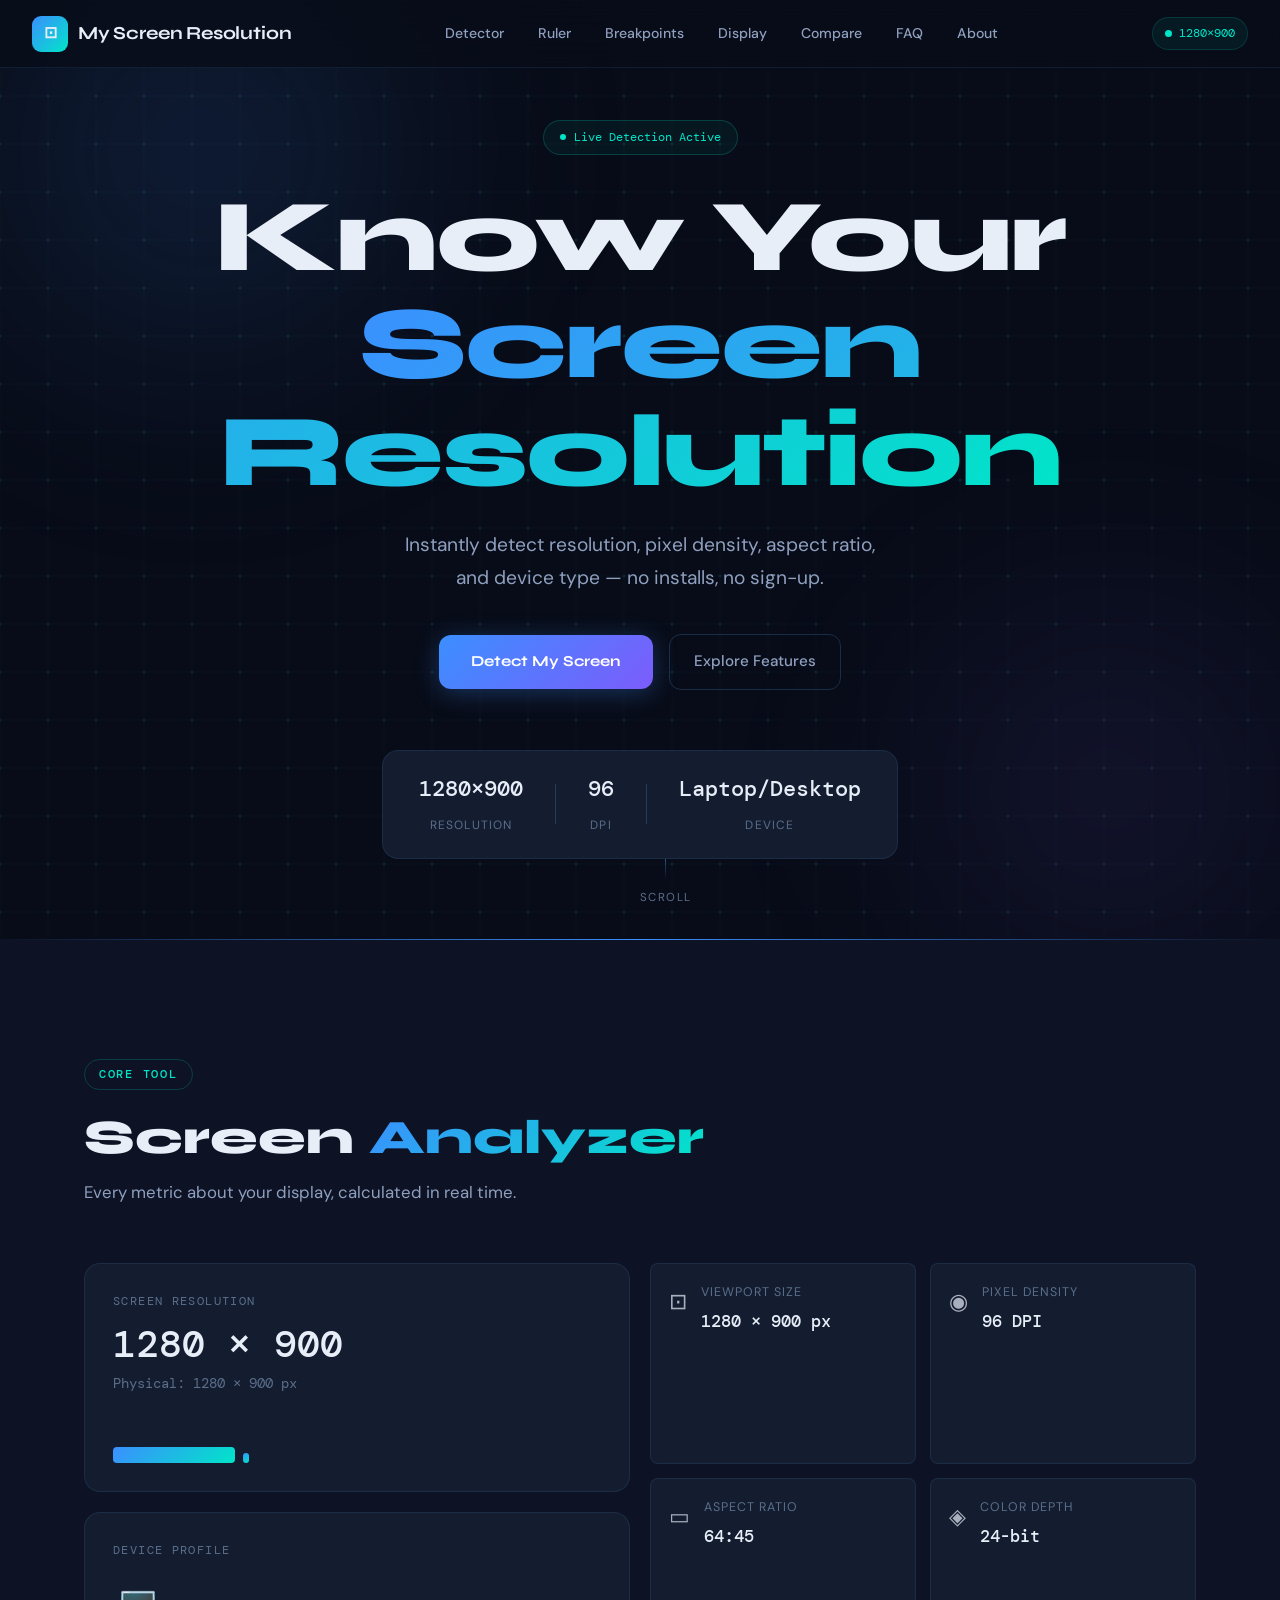
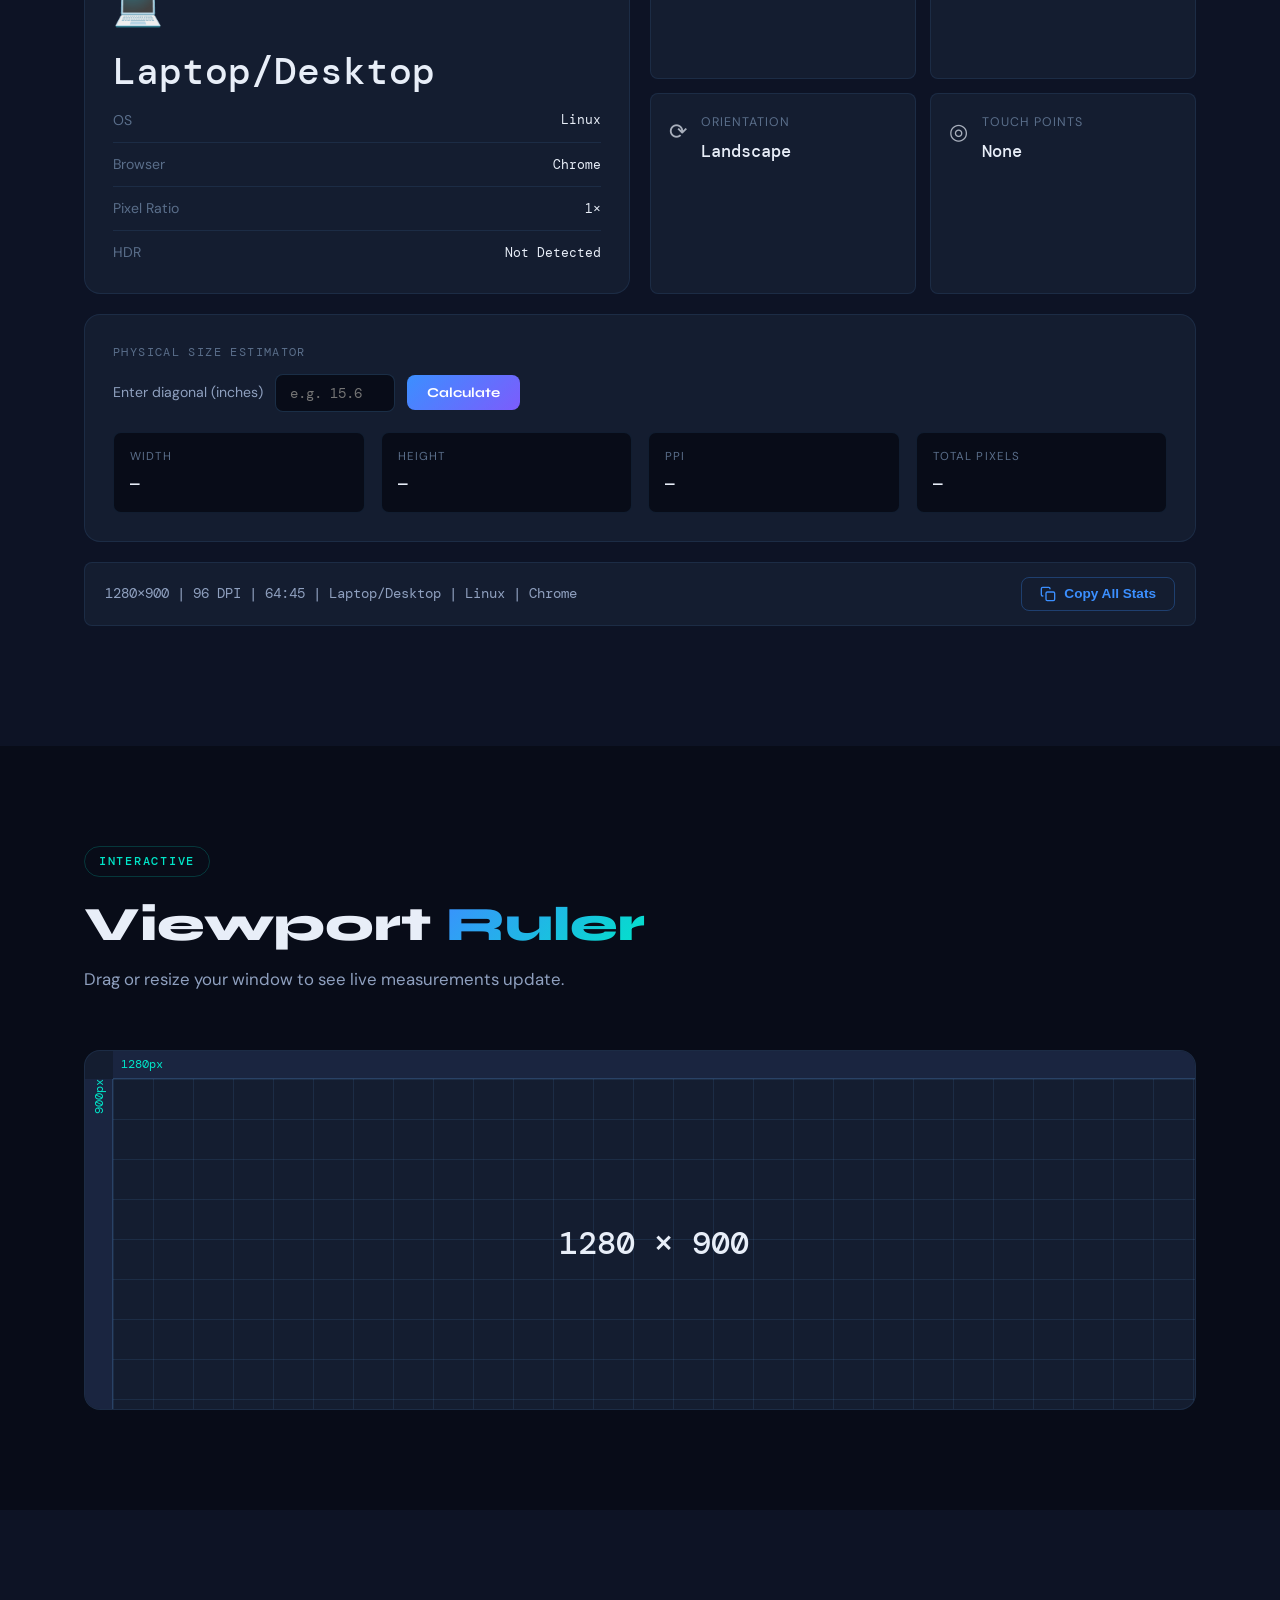
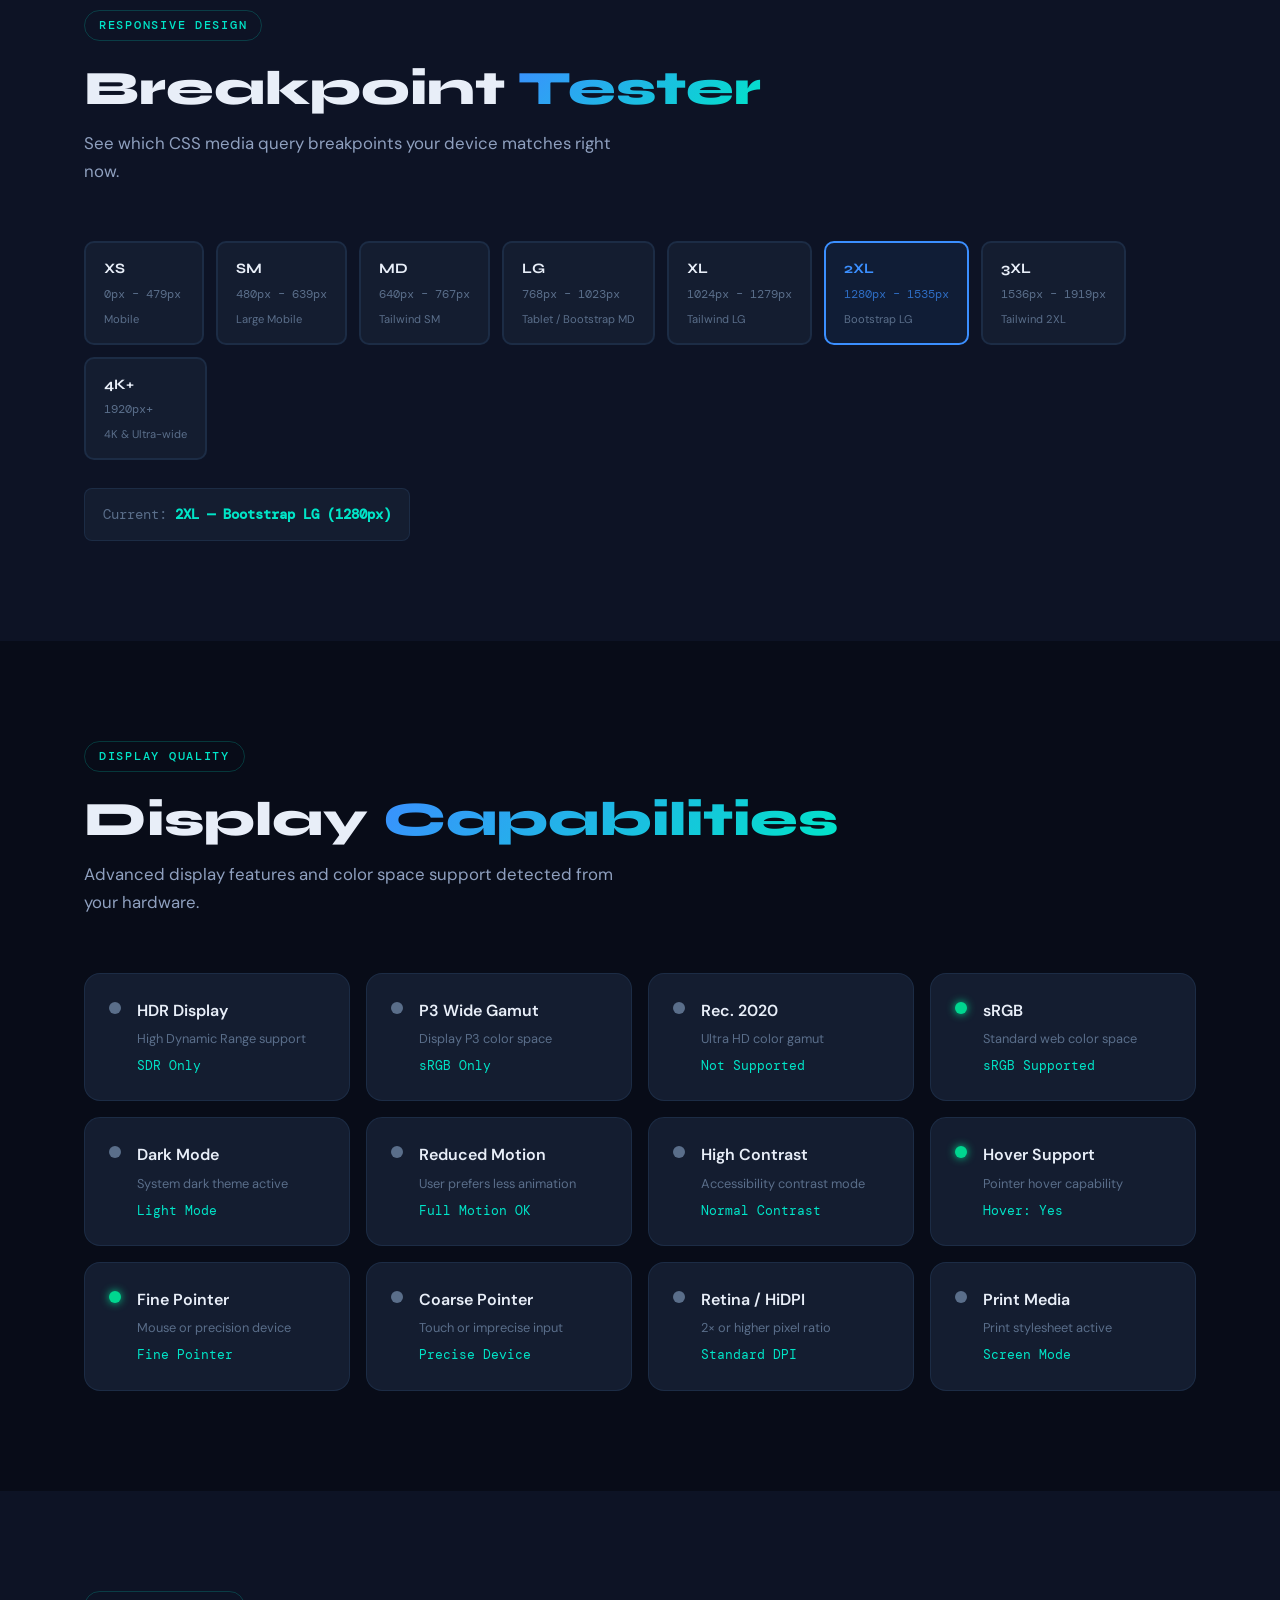
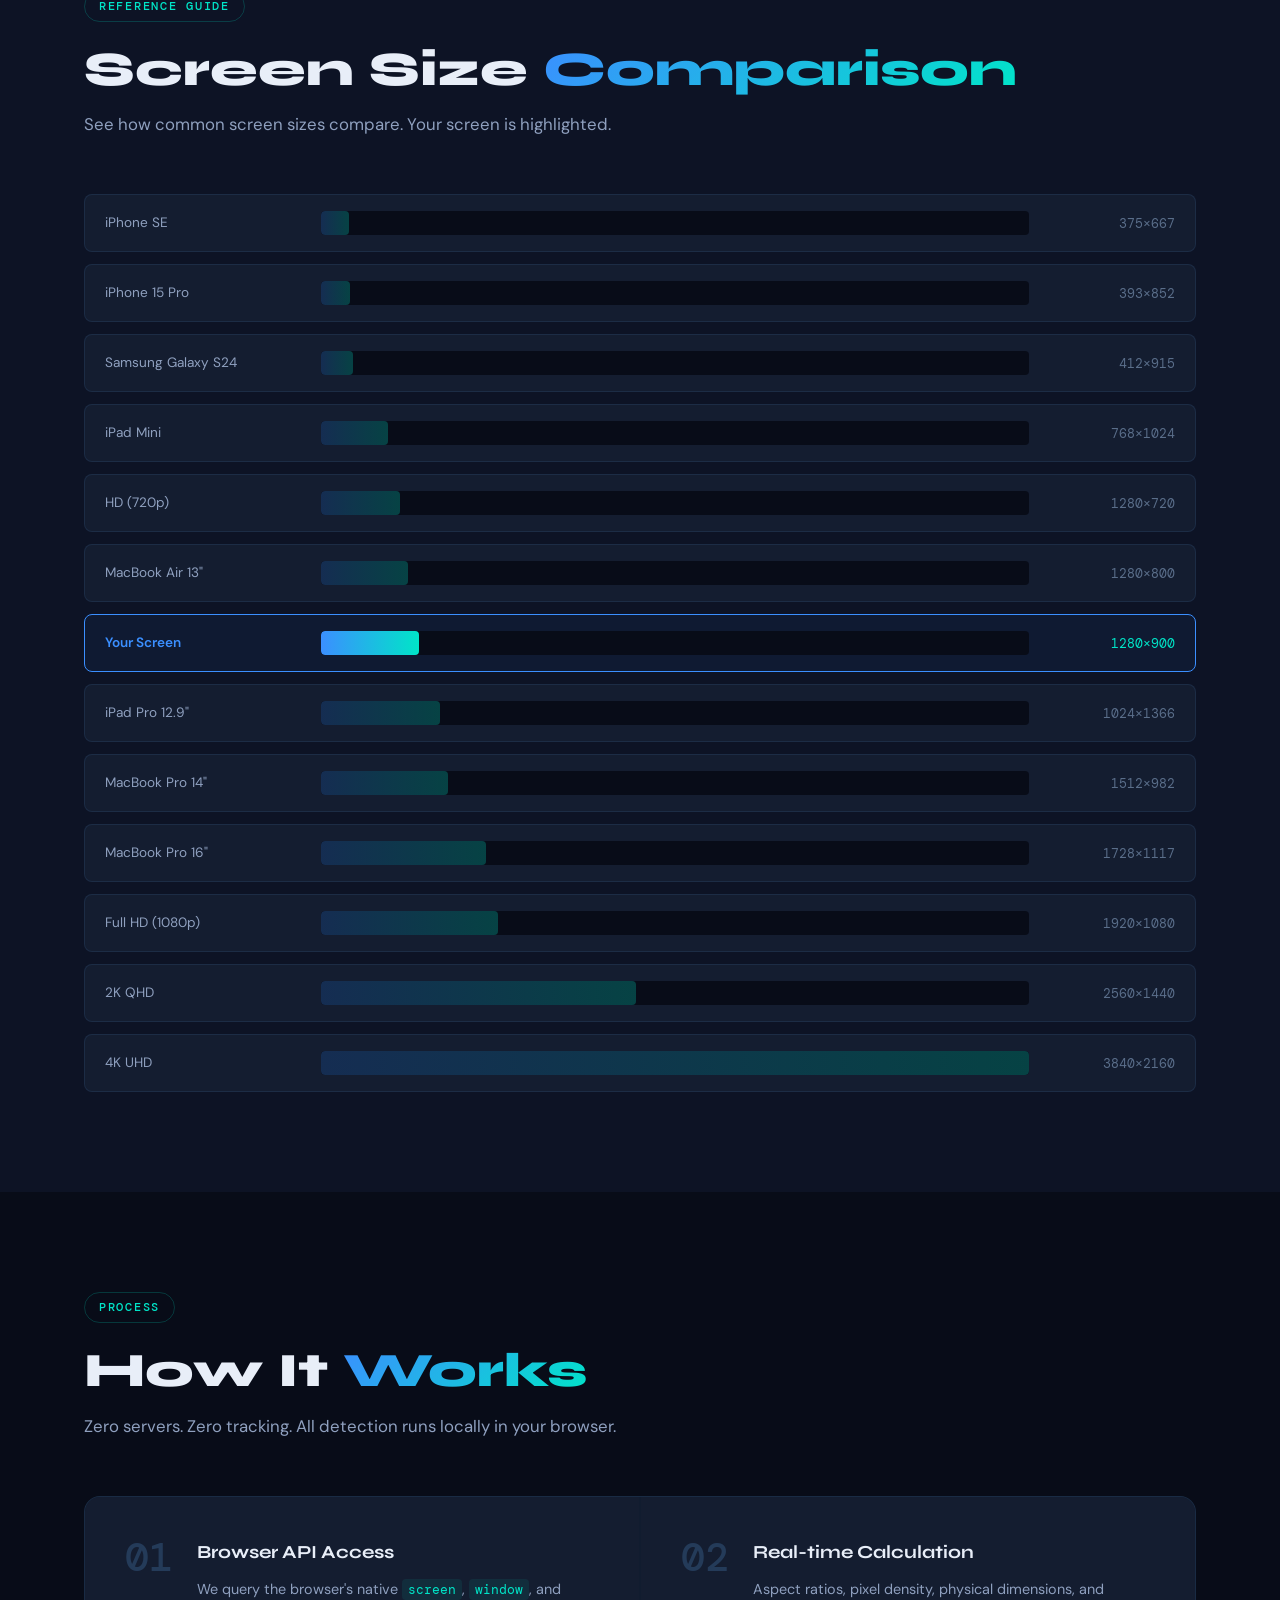
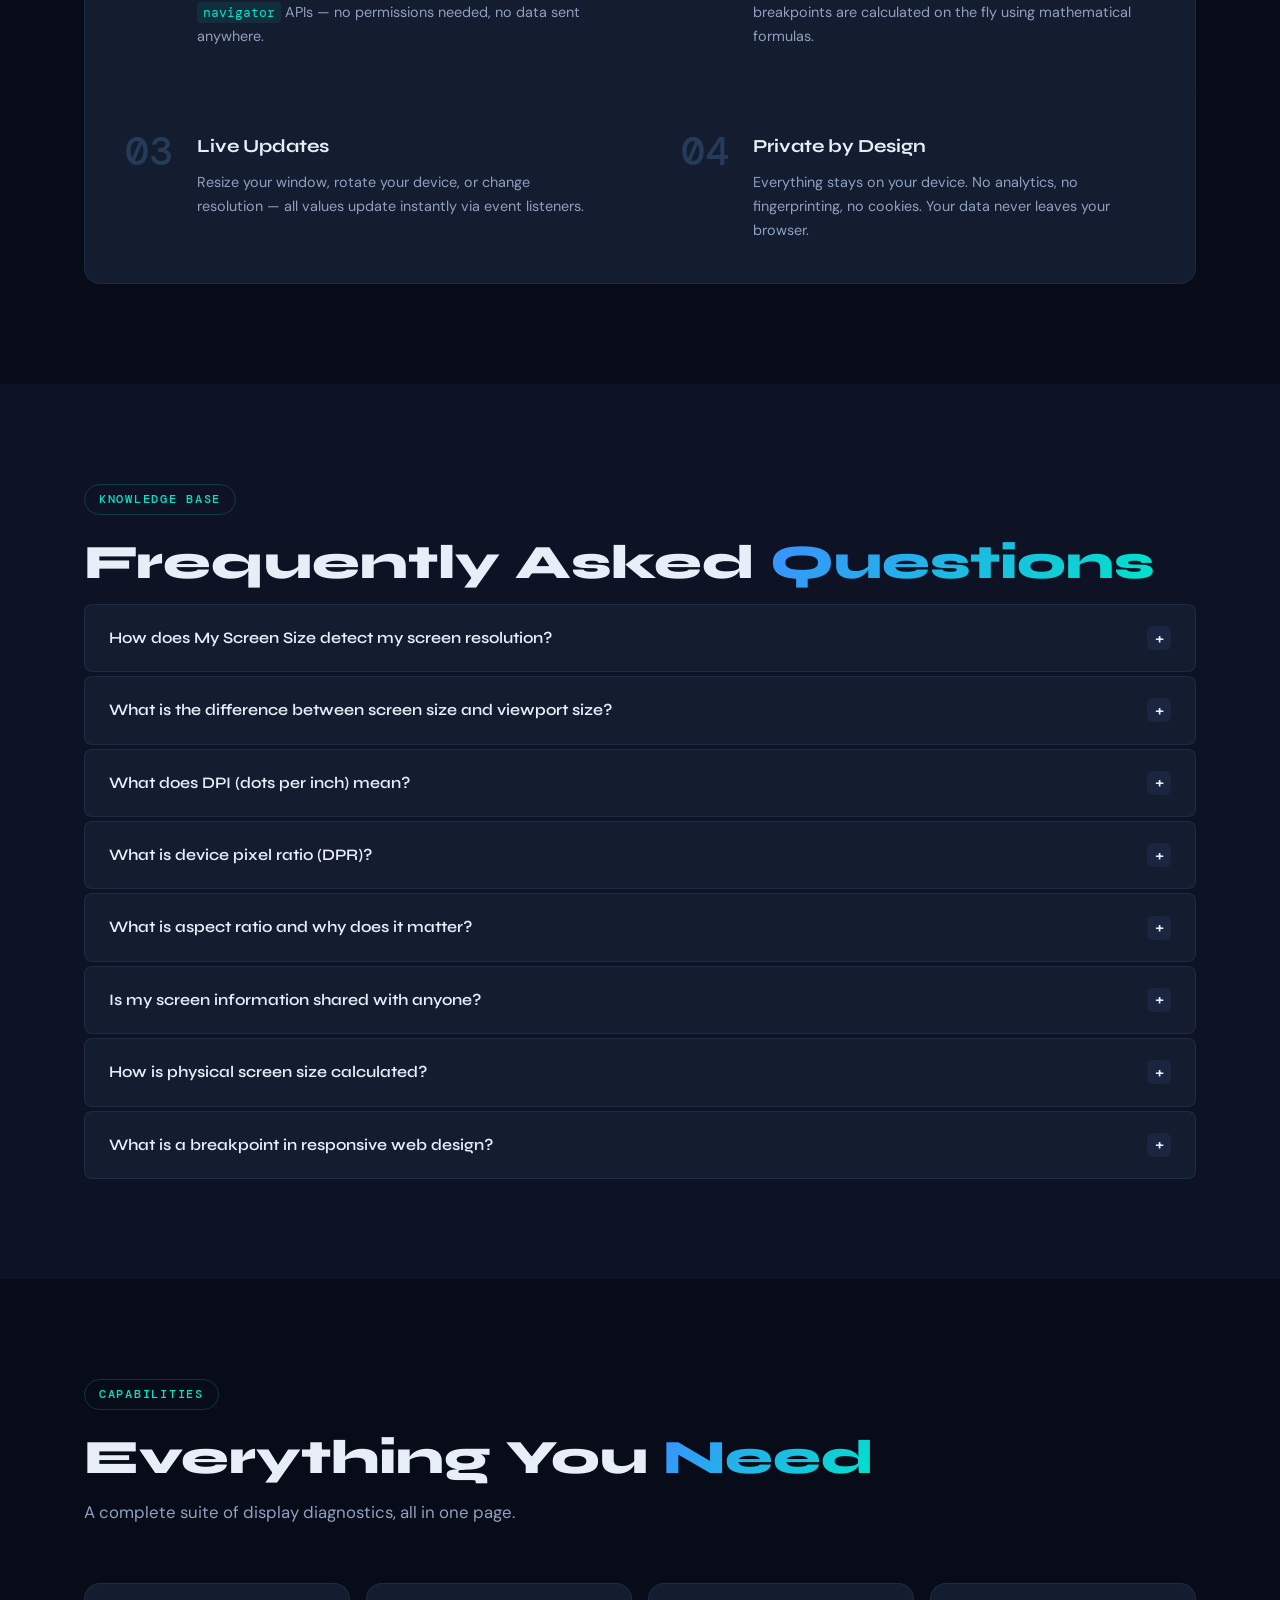
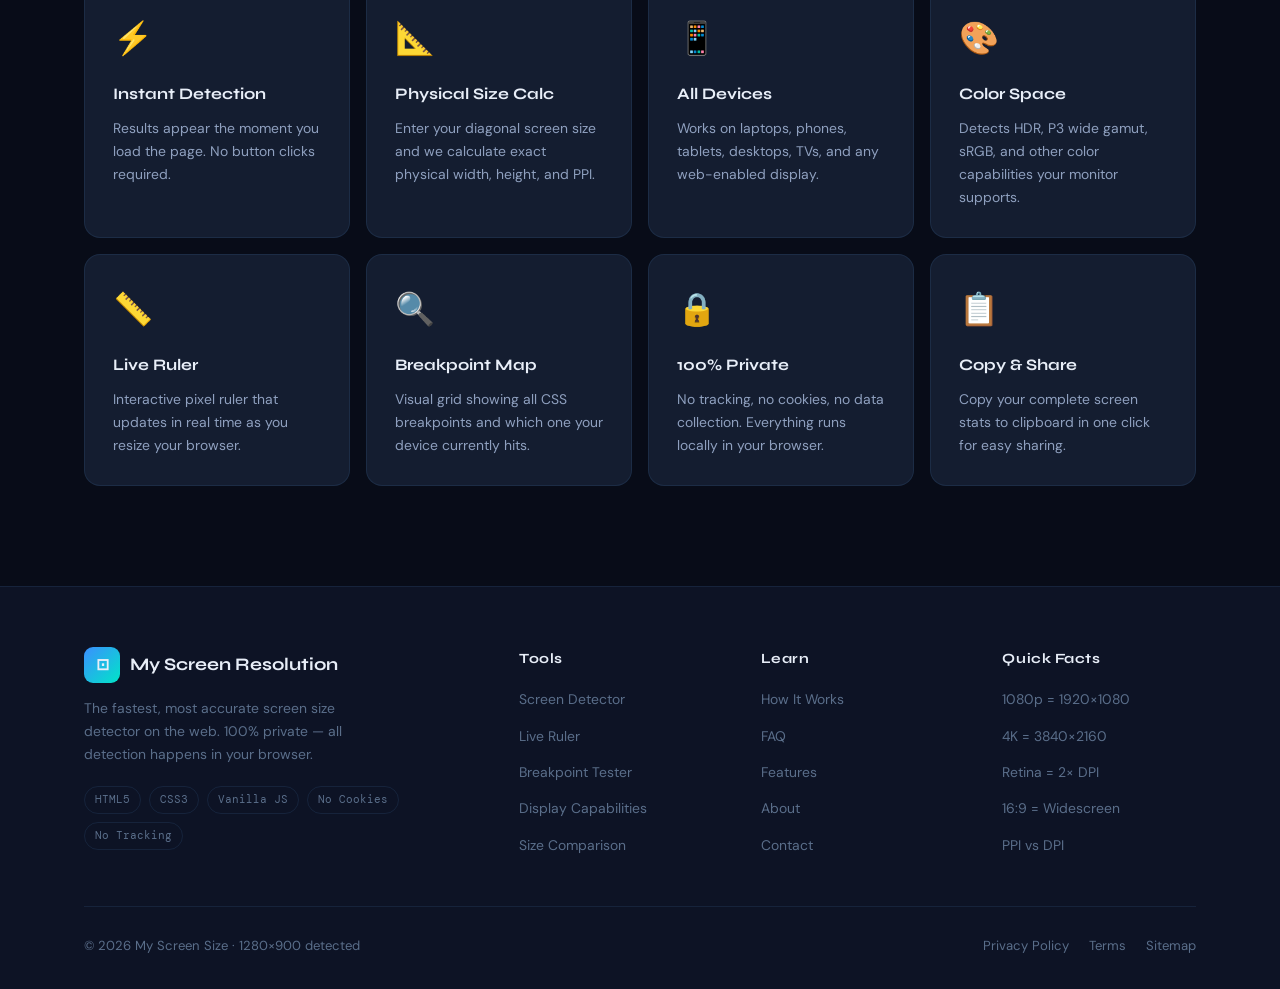
<file: index.html>
<!DOCTYPE html>
<html lang="en">
<head> 
  
  <meta charset="UTF-8" />
  <meta name="viewport" content="width=device-width, initial-scale=1.0" />
  <meta name="theme-color" content="#0a0f1e" />

  <!-- SEO Meta -->
  <title>My Screen Size – Detect & Test Your Screen Resolution Online</title>
  <meta name="description" content="Instantly detect your screen size, resolution, pixel density, aspect ratio, and device type. Free online tool for laptops, mobiles, tablets, and monitors." />
  <meta name="keywords" content="screen size detector, screen resolution test, pixel density checker, display size tool, monitor resolution, laptop screen size, device screen test, DPI checker" />
  <meta name="author" content="My Screen Size" />
  <link rel="canonical" href="https://myscreenresolution.github.io/" />
  <meta name="robots" content="index, follow" />
  <link rel="icon" type="image/png" sizes="32x32" href="/images/favicon.png">

  <!-- Open Graph -->
  <meta property="og:type" content="website" />
  <meta property="og:url" content="https://myscreenresolution.github.io/" />
  <meta property="og:title" content="My Screen Size – Detect Your Screen Resolution Instantly" />
  <meta property="og:description" content="Free tool to detect screen size, resolution, DPI, aspect ratio and device type for any device." />
  <meta property="og:image" content="https://myscreenresolution.github.io/og-image.png" />

  <!-- Twitter Card -->
  <meta name="twitter:card" content="summary_large_image" />
  <meta name="twitter:title" content="My Screen Size – Screen Resolution Detector" />
  <meta name="twitter:description" content="Instantly detect your screen resolution, pixel density, and device info." />

  <!-- Schema Markup -->
  <script type="application/ld+json">
  {
  "@context": "https://schema.org",
  "@type": "WebPage",
  "mainEntityOfPage": {
    "@type": "WebPage",
    "@id": "https://myscreenresolution.github.io/"
  },
  "name": "My Screen Size – Detect & Test Your Screen Resolution Online",
  "description": "Instantly detect your screen size, resolution, pixel density, aspect ratio, and device type. Free online tool for laptops, mobiles, tablets, and monitors.",
  "publisher": {
    "@type": "Organization",
    "name": "My Screen Size",
    "logo": {
      "@type": "ImageObject",
      "url": "https://myscreenresolution.github.io/images/favicon.png"
    }
  },
  "breadcrumb": {
    "@type": "BreadcrumbList",
    "itemListElement": [
      {
        "@type": "ListItem",
        "position": 1,
        "name": "Home",
        "item": "https://myscreenresolution.github.io/"
      }
    ]
  },
  "significantLink": [
    "https://myscreenresolution.github.io/#detector",
    "https://myscreenresolution.github.io/#features",
    "https://myscreenresolution.github.io/#ruler",
    "https://myscreenresolution.github.io/#breakpoints"
  ],
  "relatedLink": [
    "https://myscreenresolution.github.io/#faq",
    "https://myscreenresolution.github.io/#compare"
  ],
  "hasPart": [
    {
      "@type": "WebPageElement",
      "isAccessibleForFree": true,
      "cssSelector": "#detector",
      "name": "Screen Analyzer Tool"
    },
    {
      "@type": "WebPageElement",
      "isAccessibleForFree": true,
      "cssSelector": "#ruler",
      "name": "Interactive Viewport Ruler"
    }
  ]
}
  </script>
   
  <!-- Schema Markup -->
  <script type="application/ld+json">
  {
    "@context": "https://schema.org",
    "@type": "WebApplication",
    "name": "My Screen Size",
    "url": "https://myscreenresolution.github.io/",
    "description": "Online tool to detect screen size, resolution, DPI, and device information.",
    "applicationCategory": "UtilitiesApplication",
    "operatingSystem": "All",
    "offers": {
      "@type": "Offer",
      "price": "0",
      "priceCurrency": "USD"
    },
    "featureList": [
      "Screen resolution detection",
      "Pixel density (DPI/PPI) calculation",
      "Aspect ratio detection",
      "Device type identification",
      "Color depth detection",
      "Viewport size measurement"
    ]
  }
  </script>
  <script type="application/ld+json">
  {
    "@context": "https://schema.org",
    "@type": "FAQPage",
    "mainEntity": [
      {
        "@type": "Question",
        "name": "How do I find my screen size?",
        "acceptedAnswer": {
          "@type": "Answer",
          "text": "Visit My Screen Size and your screen resolution, dimensions, and device info are automatically detected and displayed."
        }
      },
      {
        "@type": "Question",
        "name": "What is screen DPI?",
        "acceptedAnswer": {
          "@type": "Answer",
          "text": "DPI (dots per inch) or PPI (pixels per inch) measures pixel density. Higher DPI means sharper, clearer displays."
        }
      },
      {
        "@type": "Question",
        "name": "What is viewport size vs screen size?",
        "acceptedAnswer": {
          "@type": "Answer",
          "text": "Screen size is your full display resolution. Viewport size is the visible browser area, which excludes toolbars and system UI."
        }
      }
    ]
  }
  </script>

  <!-- Fonts -->
  <link rel="preconnect" href="https://fonts.googleapis.com" />
  <link rel="preconnect" href="https://fonts.gstatic.com" crossorigin />
  <link href="https://fonts.googleapis.com/css2?family=Syne:wght@400;600;700;800&family=DM+Mono:wght@300;400;500&family=DM+Sans:wght@300;400;500&display=swap" rel="stylesheet" />

  <link rel="stylesheet" href="style.css" />
</head>
<body>

  <!-- Header (loaded via JS) -->
  <div id="header-root"></div>

  <main>

    <!-- SECTION 1: Hero -->
    <section class="hero" id="home">
      <div class="hero-bg">
        <canvas id="grid-canvas"></canvas>
        <div class="hero-glow glow-1"></div>
        <div class="hero-glow glow-2"></div>
      </div>
      <div class="container hero-content">
        <div class="hero-badge animate-in" style="--delay:0.1s">
          <span class="badge-dot"></span> Live Detection Active
        </div>
        <h1 class="hero-title animate-in" style="--delay:0.2s">
          Know Your<br /><span class="gradient-text">Screen Resolution</span>
        </h1>
        <p class="hero-subtitle animate-in" style="--delay:0.35s">
          Instantly detect resolution, pixel density, aspect ratio,<br class="br-hide" /> and device type — no installs, no sign-up.
        </p>
        <div class="hero-cta animate-in" style="--delay:0.5s">
          <a href="#detector" class="btn-primary">Detect My Screen</a>
          <a href="#features" class="btn-ghost">Explore Features</a>
        </div>
        <div class="hero-quick-stats animate-in" style="--delay:0.65s">
          <div class="qs-item">
            <span class="qs-val" id="qs-res">—</span>
            <span class="qs-label">Resolution</span>
          </div>
          <div class="qs-divider"></div>
          <div class="qs-item">
            <span class="qs-val" id="qs-dpi">—</span>
            <span class="qs-label">DPI</span>
          </div>
          <div class="qs-divider"></div>
          <div class="qs-item">
            <span class="qs-val" id="qs-device">—</span>
            <span class="qs-label">Device</span>
          </div>
        </div>
      </div>
      <div class="scroll-hint animate-in" style="--delay:1s">
        <div class="scroll-line"></div>
        <span>Scroll</span>
      </div>
    </section>

    <!-- SECTION 2: Main Detector Dashboard -->
    <section class="detector" id="detector">
      <div class="container">
        <div class="section-tag">Core Tool</div>
        <h2 class="section-title">Screen <span class="gradient-text">Analyzer</span></h2>
        <p class="section-sub">Every metric about your display, calculated in real time.</p>

        <div class="detector-grid">
          <!-- Primary Card -->
          <div class="det-card det-card--primary">
            <div class="det-card__label">Screen Resolution</div>
            <div class="det-card__value" id="d-resolution">Detecting…</div>
            <div class="det-card__sub" id="d-resolution-sub"></div>
            <div class="det-card__visual">
              <div class="res-bar" id="res-bar-w"></div>
              <div class="res-bar res-bar--h" id="res-bar-h"></div>
            </div>
          </div>

          <!-- Metrics Grid -->
          <div class="det-metrics">
            <div class="met-card" id="mc-viewport">
              <div class="met-icon">⊡</div>
              <div class="met-info">
                <div class="met-label">Viewport Size</div>
                <div class="met-val" id="d-viewport">—</div>
              </div>
            </div>
            <div class="met-card" id="mc-dpi">
              <div class="met-icon">◉</div>
              <div class="met-info">
                <div class="met-label">Pixel Density</div>
                <div class="met-val" id="d-dpi">—</div>
              </div>
            </div>
            <div class="met-card" id="mc-ratio">
              <div class="met-icon">▭</div>
              <div class="met-info">
                <div class="met-label">Aspect Ratio</div>
                <div class="met-val" id="d-ratio">—</div>
              </div>
            </div>
            <div class="met-card" id="mc-color">
              <div class="met-icon">◈</div>
              <div class="met-info">
                <div class="met-label">Color Depth</div>
                <div class="met-val" id="d-color">—</div>
              </div>
            </div>
            <div class="met-card" id="mc-orient">
              <div class="met-icon">⟳</div>
              <div class="met-info">
                <div class="met-label">Orientation</div>
                <div class="met-val" id="d-orient">—</div>
              </div>
            </div>
            <div class="met-card" id="mc-touch">
              <div class="met-icon">◎</div>
              <div class="met-info">
                <div class="met-label">Touch Points</div>
                <div class="met-val" id="d-touch">—</div>
              </div>
            </div>
          </div>

          <!-- Device Card -->
          <div class="det-card det-card--device">
            <div class="det-card__label">Device Profile</div>
            <div class="device-icon-wrap">
              <div class="device-icon" id="device-icon">💻</div>
            </div>
            <div class="det-card__value" id="d-device-type">—</div>
            <div class="device-details">
              <div class="dd-row"><span>OS</span><span id="d-os">—</span></div>
              <div class="dd-row"><span>Browser</span><span id="d-browser">—</span></div>
              <div class="dd-row"><span>Pixel Ratio</span><span id="d-pixratio">—</span></div>
              <div class="dd-row"><span>HDR</span><span id="d-hdr">—</span></div>
            </div>
          </div>

          <!-- Physical Size Estimator -->
          <div class="det-card det-card--physical">
            <div class="det-card__label">Physical Size Estimator</div>
            <div class="physical-input-row">
              <label>Enter diagonal (inches)</label>
              <input type="number" id="phys-input" placeholder="e.g. 15.6" min="1" max="120" />
              <button class="btn-small" id="phys-calc">Calculate</button>
            </div>
            <div class="physical-results" id="phys-results">
              <div class="pr-row"><span>Width</span><span id="pr-w">—</span></div>
              <div class="pr-row"><span>Height</span><span id="pr-h">—</span></div>
              <div class="pr-row"><span>PPI</span><span id="pr-ppi">—</span></div>
              <div class="pr-row"><span>Total Pixels</span><span id="pr-total">—</span></div>
            </div>
          </div>
        </div>

        <div class="copy-bar">
          <span id="copy-text">1920 × 1080 | 96 DPI | 16:9 | Desktop</span>
          <button class="btn-copy" id="copy-btn" title="Copy to clipboard">
            <svg width="16" height="16" viewBox="0 0 24 24" fill="none" stroke="currentColor" stroke-width="2"><rect x="9" y="9" width="13" height="13" rx="2"/><path d="M5 15H4a2 2 0 01-2-2V4a2 2 0 012-2h9a2 2 0 012 2v1"/></svg>
            Copy All Stats
          </button>
        </div>
      </div>
    </section>

    <!-- SECTION 3: Live Viewport Ruler -->
    <section class="ruler-section" id="ruler">
      <div class="container">
        <div class="section-tag">Interactive</div>
        <h2 class="section-title">Viewport <span class="gradient-text">Ruler</span></h2>
        <p class="section-sub">Drag or resize your window to see live measurements update.</p>
        <div class="ruler-wrap">
          <div class="ruler-h" id="ruler-h">
            <div class="ruler-label-h" id="ruler-label-h">0px</div>
          </div>
          <div class="ruler-v" id="ruler-v">
            <div class="ruler-label-v" id="ruler-label-v">0px</div>
          </div>
          <div class="ruler-area" id="ruler-area">
            <div class="ruler-crosshair" id="ruler-crosshair"></div>
            <div class="ruler-dims" id="ruler-dims">— × —</div>
          </div>
        </div>
      </div>
    </section>

    <!-- SECTION 4: Breakpoint Tester -->
    <section class="breakpoints" id="breakpoints">
      <div class="container">
        <div class="section-tag">Responsive Design</div>
        <h2 class="section-title">Breakpoint <span class="gradient-text">Tester</span></h2>
        <p class="section-sub">See which CSS media query breakpoints your device matches right now.</p>
        <div class="bp-grid" id="bp-grid"></div>
        <div class="bp-current">
          Current: <strong id="bp-current-label">Detecting…</strong>
        </div>
      </div>
    </section>

    <!-- SECTION 5: Color Space -->
    <section class="colorspace" id="colorspace">
      <div class="container">
        <div class="section-tag">Display Quality</div>
        <h2 class="section-title">Display <span class="gradient-text">Capabilities</span></h2>
        <p class="section-sub">Advanced display features and color space support detected from your hardware.</p>
        <div class="cs-grid" id="cs-grid"></div>
      </div>
    </section>

    <!-- SECTION 6: Screen Size Comparison -->
    <section class="comparison" id="compare">
      <div class="container">
        <div class="section-tag">Reference Guide</div>
        <h2 class="section-title">Screen Size <span class="gradient-text">Comparison</span></h2>
        <p class="section-sub">See how common screen sizes compare. Your screen is highlighted.</p>
        <div class="compare-grid" id="compare-grid"></div>
      </div>
    </section>

    <!-- SECTION 7: How It Works -->
    <section class="how" id="how">
      <div class="container">
        <div class="section-tag">Process</div>
        <h2 class="section-title">How It <span class="gradient-text">Works</span></h2>
        <p class="section-sub">Zero servers. Zero tracking. All detection runs locally in your browser.</p>
        <div class="how-steps">
          <div class="how-step">
            <div class="how-num">01</div>
            <div class="how-content">
              <h3>Browser API Access</h3>
              <p>We query the browser's native <code>screen</code>, <code>window</code>, and <code>navigator</code> APIs — no permissions needed, no data sent anywhere.</p>
            </div>
          </div>
          <div class="how-step">
            <div class="how-num">02</div>
            <div class="how-content">
              <h3>Real-time Calculation</h3>
              <p>Aspect ratios, pixel density, physical dimensions, and breakpoints are calculated on the fly using mathematical formulas.</p>
            </div>
          </div>
          <div class="how-step">
            <div class="how-num">03</div>
            <div class="how-content">
              <h3>Live Updates</h3>
              <p>Resize your window, rotate your device, or change resolution — all values update instantly via event listeners.</p>
            </div>
          </div>
          <div class="how-step">
            <div class="how-num">04</div>
            <div class="how-content">
              <h3>Private by Design</h3>
              <p>Everything stays on your device. No analytics, no fingerprinting, no cookies. Your data never leaves your browser.</p>
            </div>
          </div>
        </div>
      </div>
    </section>

    <!-- SECTION 8: FAQ -->
    <section class="faq" id="faq">
      <div class="container">
        <div class="section-tag">Knowledge Base</div>
        <h2 class="section-title">Frequently Asked <span class="gradient-text">Questions</span></h2>
        <div class="faq-list" id="faq-list"></div>
      </div>
    </section>

    <!-- SECTION 9: Features Overview -->
    <section class="features" id="features">
      <div class="container">
        <div class="section-tag">Capabilities</div>
        <h2 class="section-title">Everything You <span class="gradient-text">Need</span></h2>
        <p class="section-sub">A complete suite of display diagnostics, all in one page.</p>
        <div class="feat-grid">
          <div class="feat-card">
            <div class="feat-icon">⚡</div>
            <h3>Instant Detection</h3>
            <p>Results appear the moment you load the page. No button clicks required.</p>
          </div>
          <div class="feat-card">
            <div class="feat-icon">📐</div>
            <h3>Physical Size Calc</h3>
            <p>Enter your diagonal screen size and we calculate exact physical width, height, and PPI.</p>
          </div>
          <div class="feat-card">
            <div class="feat-icon">📱</div>
            <h3>All Devices</h3>
            <p>Works on laptops, phones, tablets, desktops, TVs, and any web-enabled display.</p>
          </div>
          <div class="feat-card">
            <div class="feat-icon">🎨</div>
            <h3>Color Space</h3>
            <p>Detects HDR, P3 wide gamut, sRGB, and other color capabilities your monitor supports.</p>
          </div>
          <div class="feat-card">
            <div class="feat-icon">📏</div>
            <h3>Live Ruler</h3>
            <p>Interactive pixel ruler that updates in real time as you resize your browser.</p>
          </div>
          <div class="feat-card">
            <div class="feat-icon">🔍</div>
            <h3>Breakpoint Map</h3>
            <p>Visual grid showing all CSS breakpoints and which one your device currently hits.</p>
          </div>
          <div class="feat-card">
            <div class="feat-icon">🔒</div>
            <h3>100% Private</h3>
            <p>No tracking, no cookies, no data collection. Everything runs locally in your browser.</p>
          </div>
          <div class="feat-card">
            <div class="feat-icon">📋</div>
            <h3>Copy & Share</h3>
            <p>Copy your complete screen stats to clipboard in one click for easy sharing.</p>
          </div>
        </div>
      </div>
    </section>

  </main>

  <!-- Footer (loaded via JS) -->
  <div id="footer-root"></div>

  <script src="components/header.js"></script>
  <script src="components/footer.js"></script>
  <script src="app.js"></script>
</body>
</html>
</file>
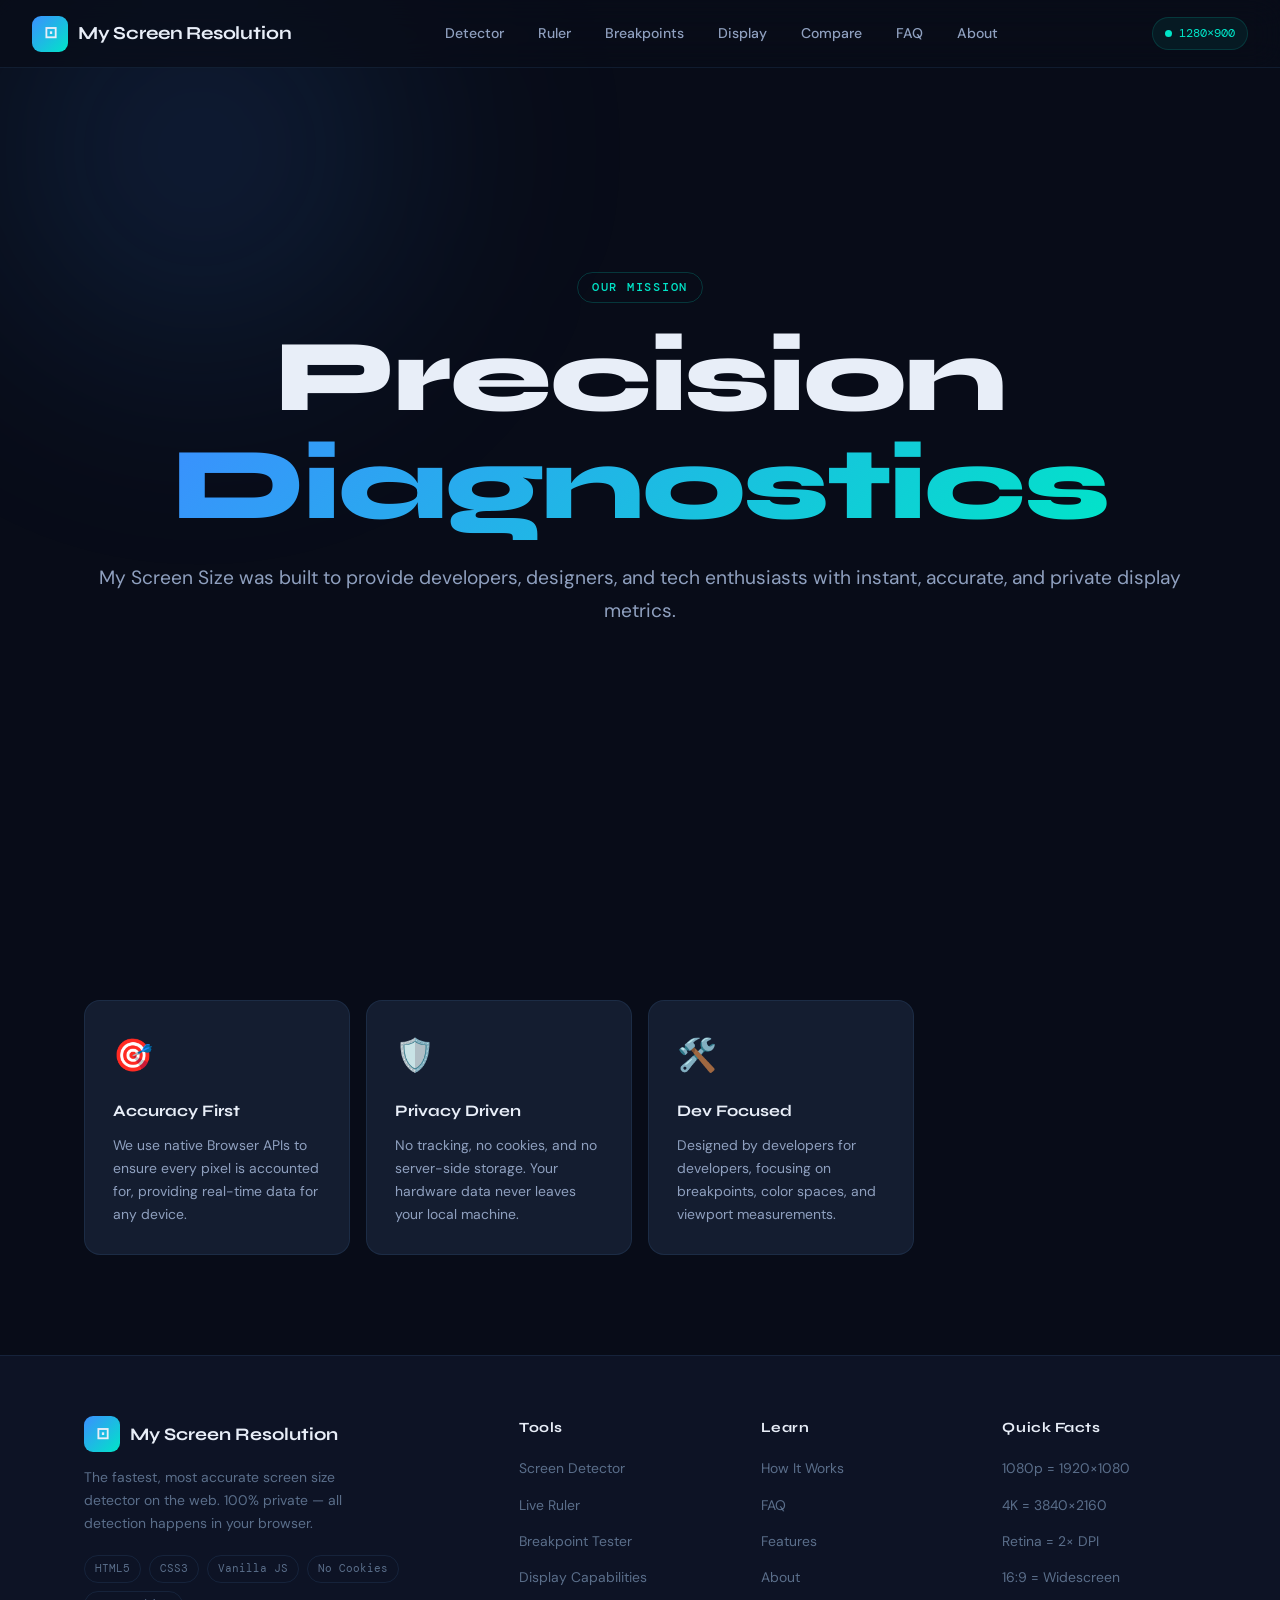
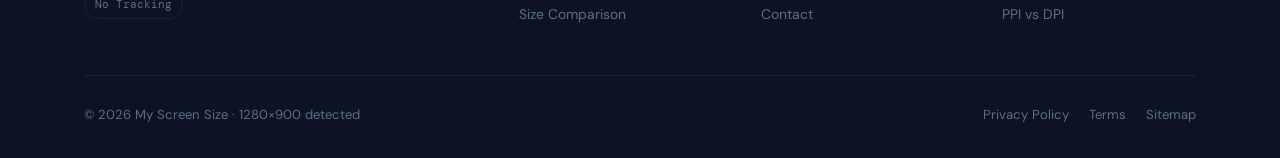
<file: about.html>
<!DOCTYPE html>
<html lang="en">
<head>
  <meta charset="UTF-8" />
  <meta name="viewport" content="width=device-width, initial-scale=1.0" />
  <title>About Us – My Screen Size</title>
  <link rel="stylesheet" href="style.css" />
  <!-- Fonts -->
  <link rel="preconnect" href="https://fonts.googleapis.com" />
  <link rel="preconnect" href="https://fonts.gstatic.com" crossorigin />
  <link href="https://fonts.googleapis.com/css2?family=Syne:wght@700;800&family=DM+Mono:wght@400;500&family=DM+Sans:wght@400;500&display=swap" rel="stylesheet" />
  <link rel="icon" type="image/png" sizes="32x32" href="/images/favicon.png">
</head>
<body>

  <div id="header-root"></div>

  <main>
    <section class="hero">
      <div class="hero-bg">
        <div class="hero-glow glow-1"></div>
      </div>
      <div class="container hero-content">
        <div class="section-tag animate-in">Our Mission</div>
        <h1 class="hero-title animate-in" style="--delay:0.2s"> Precision <span class="gradient-text">Diagnostics</span></h1>
        <p class="hero-subtitle animate-in" style="--delay:0.3s">
          My Screen Size was built to provide developers, designers, and tech enthusiasts with instant, accurate, and private display metrics.
        </p>
      </div>
    </section>

    <section class="features">
      <div class="container">
        <div class="feat-grid">
          <div class="feat-card">
            <div class="feat-icon">🎯</div>
            <h3>Accuracy First</h3>
            <p>We use native Browser APIs to ensure every pixel is accounted for, providing real-time data for any device.</p>
          </div>
          <div class="feat-card">
            <div class="feat-icon">🛡️</div>
            <h3>Privacy Driven</h3>
            <p>No tracking, no cookies, and no server-side storage. Your hardware data never leaves your local machine.</p>
          </div>
          <div class="feat-card">
            <div class="feat-icon">🛠️</div>
            <h3>Dev Focused</h3>
            <p>Designed by developers for developers, focusing on breakpoints, color spaces, and viewport measurements.</p>
          </div>
        </div>
      </div>
    </section>
  </main>

  <div id="footer-root"></div>

  <script src="components/header.js"></script>
  <script src="components/footer.js"></script>
</body>
</html>
</file>
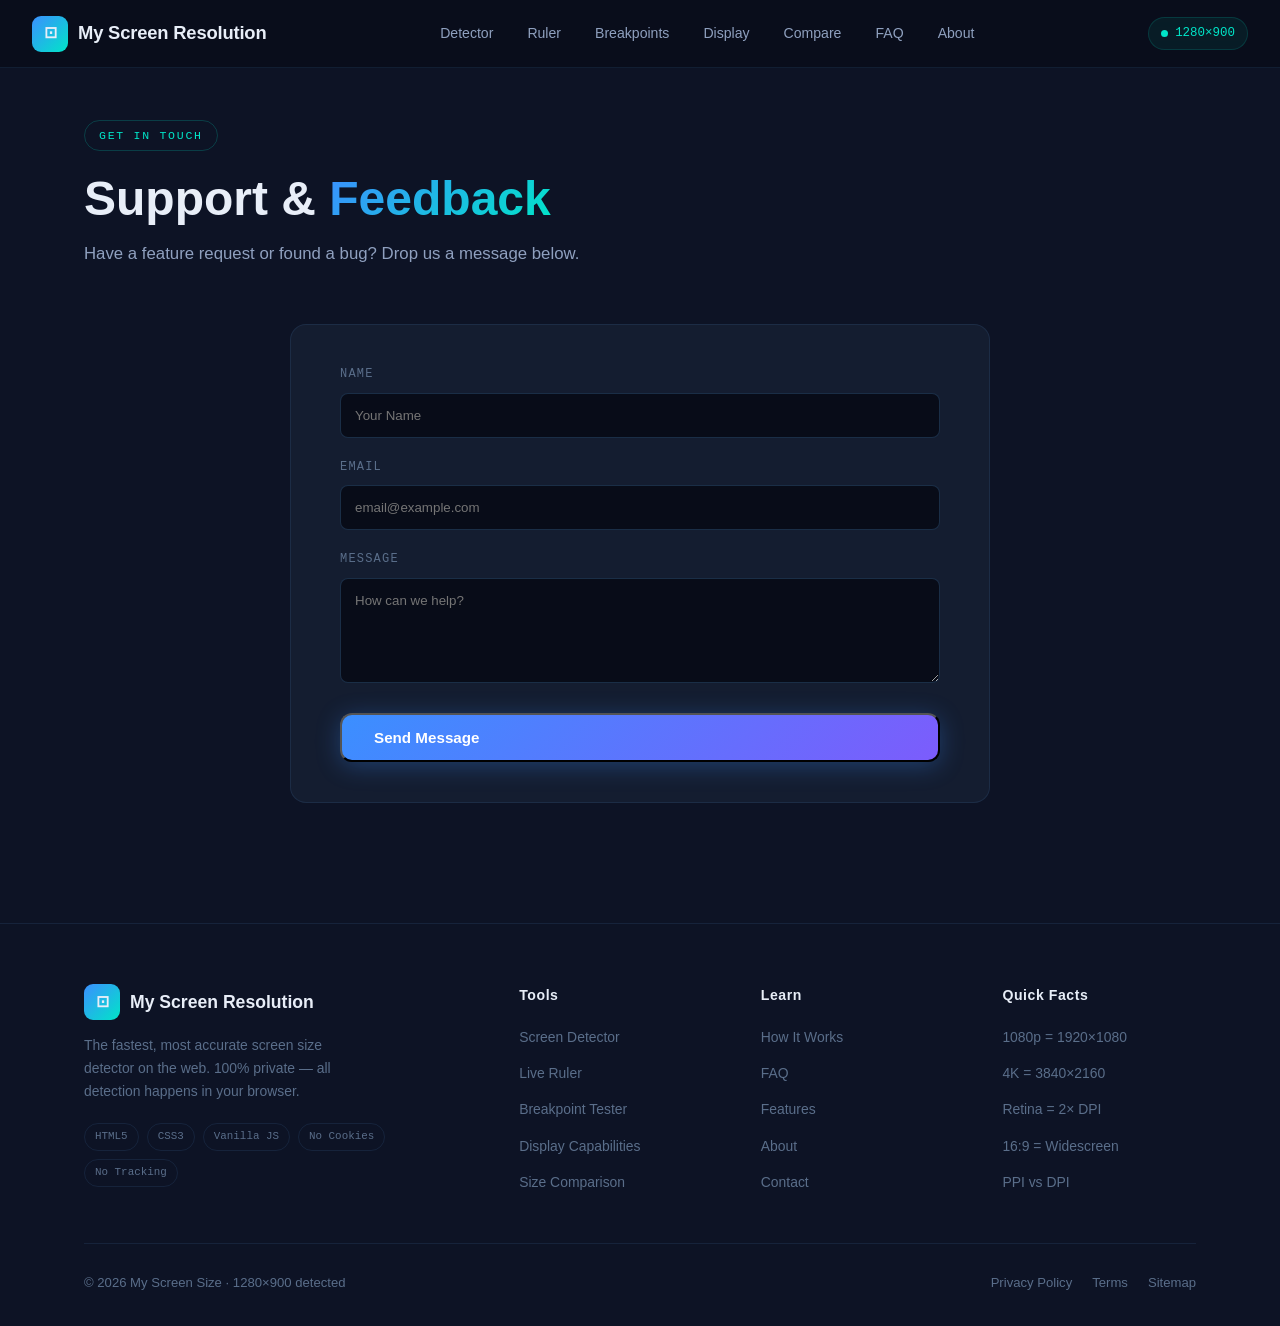
<file: contact.html>
<!DOCTYPE html>
<html lang="en">
<head>
  <meta charset="UTF-8" />
  <meta name="viewport" content="width=device-width, initial-scale=1.0" />
  <title>Contact Us – My Screen Size</title>
  <link rel="stylesheet" href="style.css" />
  <link rel="icon" type="image/png" sizes="32x32" href="/images/favicon.png">
  <style>
    /* Specific styles for contact form integration */
    .contact-form {
      display: flex;
      flex-direction: column;
      gap: 20px;
      max-width: 600px;
      margin: 0 auto;
    }
    .form-group {
      display: flex;
      flex-direction: column;
      gap: 8px;
    }
    .form-group label {
      font-family: var(--font-mono);
      font-size: 0.75rem;
      color: var(--text-3);
      text-transform: uppercase;
      letter-spacing: 0.1em;
    }
    .form-group input, .form-group textarea {
      background: var(--bg);
      border: 1px solid var(--border-2);
      color: var(--text);
      padding: 14px;
      border-radius: var(--radius-sm);
      font-family: var(--font-body);
      outline: none;
      transition: border-color var(--transition);
    }
    .form-group input:focus, .form-group textarea:focus {
      border-color: var(--accent);
    }
    .contact-section {
      padding: 120px 0;
      background: var(--bg-2);
    }
  </style>
</head>
<body>

  <div id="header-root"></div>

  <main>
    <section class="contact-section">
      <div class="container">
        <div class="section-tag">Get in Touch</div>
        <h2 class="section-title">Support & <span class="gradient-text">Feedback</span></h2>
        <p class="section-sub">Have a feature request or found a bug? Drop us a message below.</p>

        <div class="det-card" style="max-width: 700px; margin: 0 auto; padding: 40px;">
          <form class="contact-form">
            <div class="form-group">
              <label for="name">Name</label>
              <input type="text" id="name" placeholder="Your Name" required>
            </div>
            <div class="form-group">
              <label for="email">Email</label>
              <input type="email" id="email" placeholder="email@example.com" required>
            </div>
            <div class="form-group">
              <label for="message">Message</label>
              <textarea id="message" rows="5" placeholder="How can we help?" required></textarea>
            </div>
            <button type="submit" class="btn-primary" style="margin-top: 10px;">Send Message</button>
          </form>
        </div>
      </div>
    </section>
  </main>

  <div id="footer-root"></div>

  <script src="components/header.js"></script>
  <script src="components/footer.js"></script>
</body>
</html>
</file>
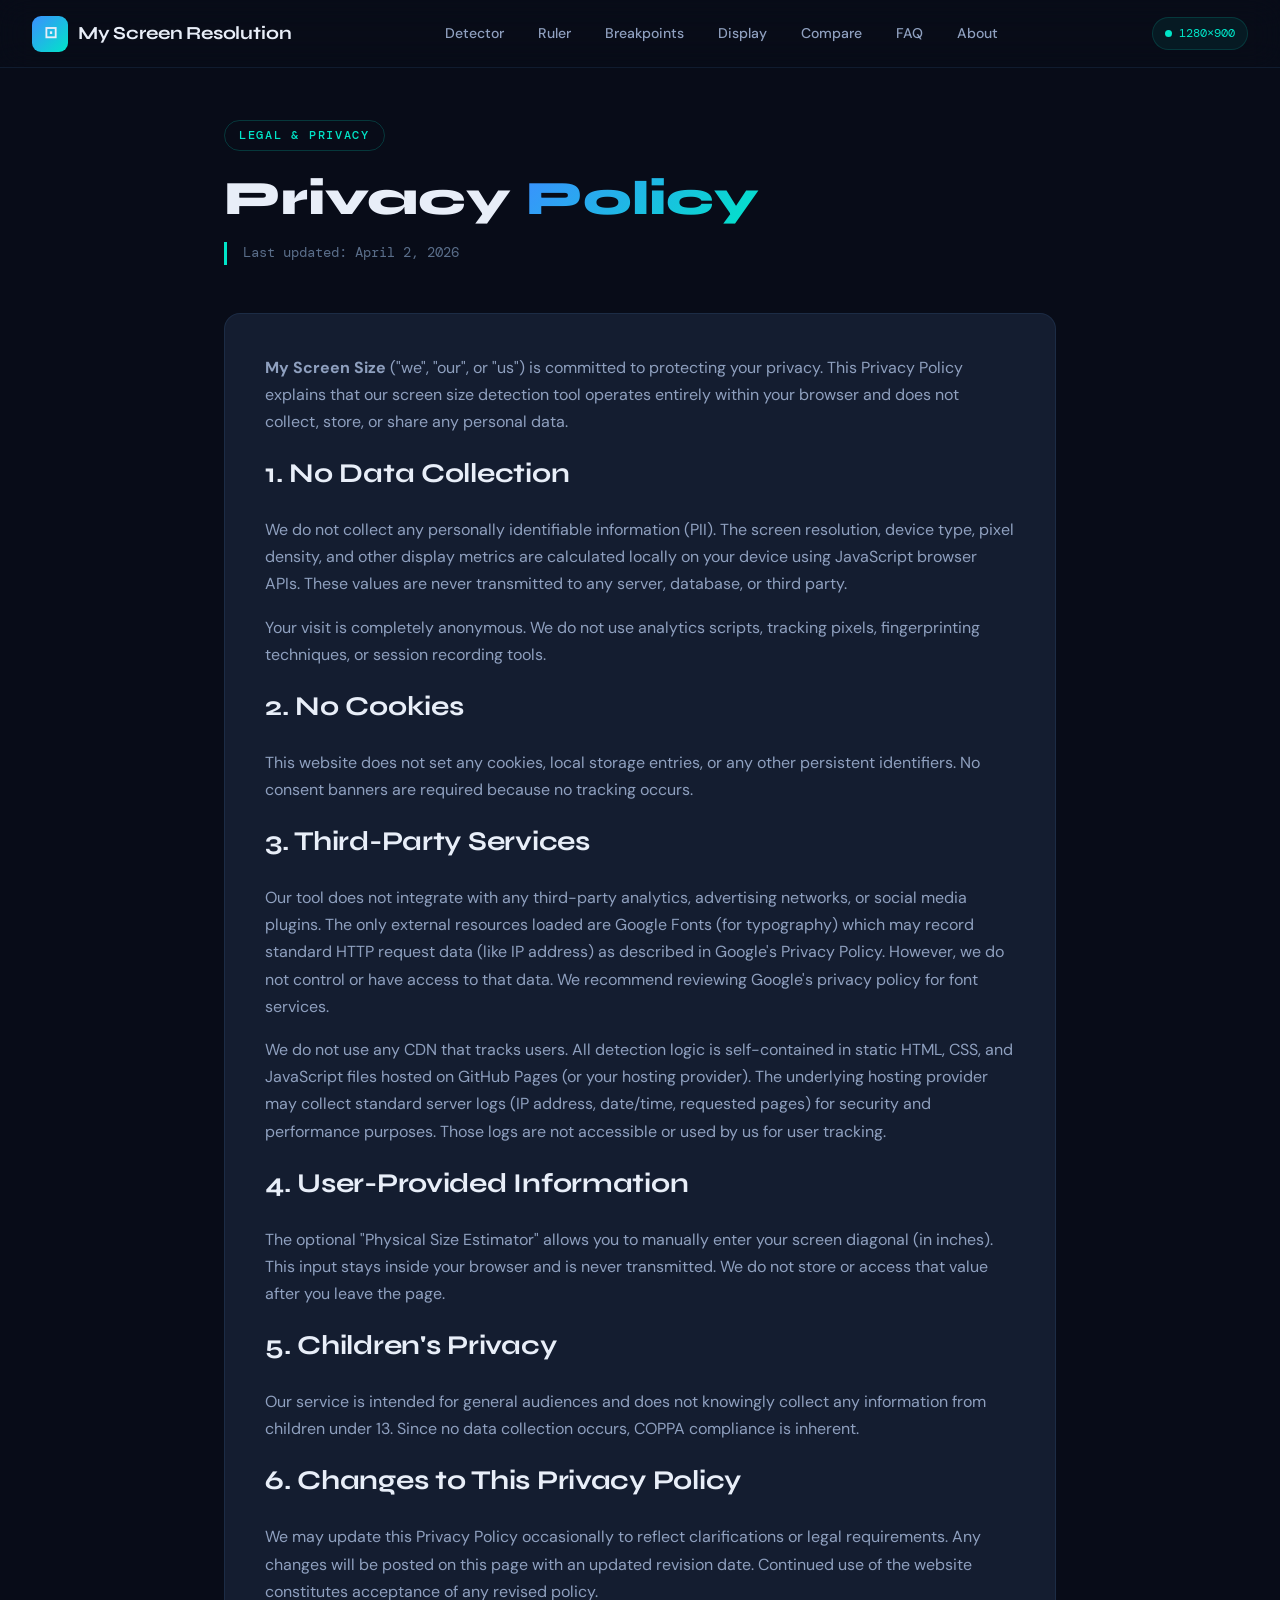
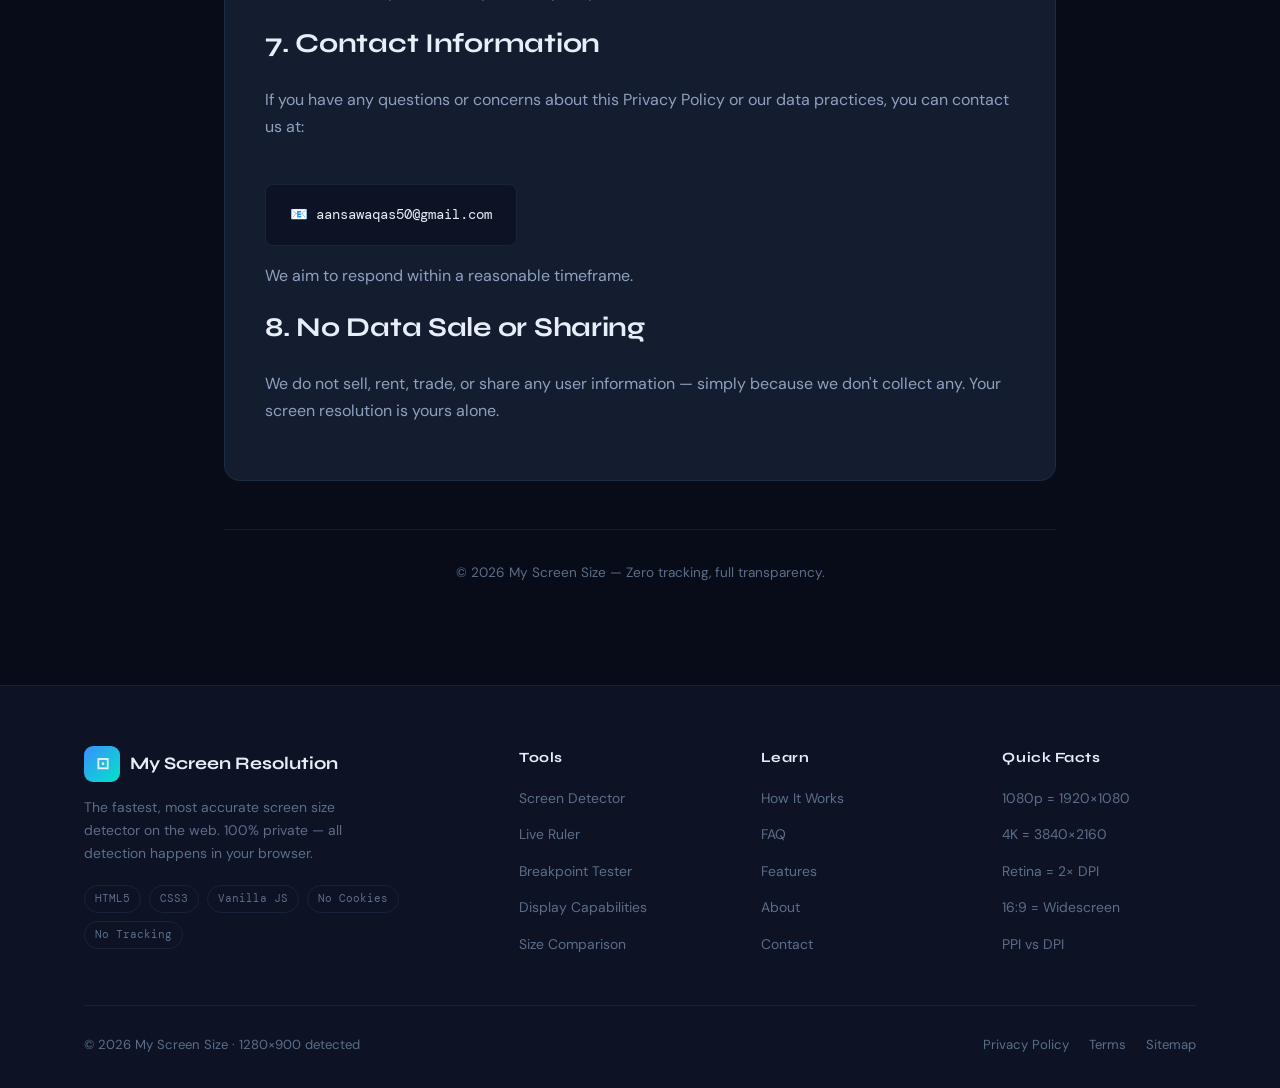
<file: privacy.html>
<!DOCTYPE html>
<html lang="en">
<head>
  <meta charset="UTF-8" />
  <meta name="viewport" content="width=device-width, initial-scale=1.0" />
  <meta name="theme-color" content="#080c18" />
  <title>Privacy Policy | My Screen Size</title>
  <meta name="description" content="Privacy Policy for My Screen Size — a screen resolution detection tool that respects your privacy. No tracking, no cookies, no data collection." />
  <meta name="robots" content="index, follow" />
  <link rel="icon" type="image/png" sizes="32x32" href="/images/favicon.png">
  
  <!-- Open Graph -->
  <meta property="og:type" content="website" />
  <meta property="og:title" content="Privacy Policy - My Screen Size" />
  <meta property="og:description" content="We do not collect, store, or share any personal data. All screen detection runs locally in your browser." />

  <!-- Fonts -->
  <link rel="preconnect" href="https://fonts.googleapis.com" />
  <link rel="preconnect" href="https://fonts.gstatic.com" crossorigin />
  <link href="https://fonts.googleapis.com/css2?family=Syne:wght@400;600;700;800&family=DM+Mono:wght@300;400;500&family=DM+Sans:wght@300;400;500&display=swap" rel="stylesheet" />
  
  <!-- Main Stylesheet -->
  <link rel="stylesheet" href="style.css" />

  <style>
    /* Additional legal page specific overrides */
    .legal-main {
      padding: 120px 0 100px;
    }
    .legal-container {
      max-width: 880px;
      margin: 0 auto;
      padding: 0 24px;
    }
    .legal-card {
      background: var(--surface);
      border: 1px solid var(--border);
      border-radius: var(--radius);
      padding: 40px;
      margin-bottom: 32px;
      transition: border-color var(--transition);
    }
    .legal-card:hover {
      border-color: var(--border-2);
    }
    .legal-card h2 {
      font-family: var(--font-display);
      font-size: 1.7rem;
      font-weight: 700;
      color: var(--text);
      margin-bottom: 20px;
      letter-spacing: -0.01em;
    }
    .legal-card h3 {
      font-family: var(--font-display);
      font-size: 1.2rem;
      font-weight: 600;
      color: var(--accent-2);
      margin: 24px 0 12px 0;
    }
    .legal-card p {
      color: var(--text-2);
      margin-bottom: 1rem;
      line-height: 1.7;
    }
    .legal-card ul, .legal-card ol {
      margin: 1rem 0 1.5rem 1.8rem;
      color: var(--text-2);
    }
    .legal-card li {
      margin-bottom: 8px;
    }
    .legal-card a {
      color: var(--accent);
      text-decoration: none;
      border-bottom: 1px dotted rgba(59, 143, 255, 0.3);
    }
    .legal-card a:hover {
      color: var(--accent-2);
      border-bottom-color: var(--accent-2);
    }
    .contact-email {
      background: var(--bg-2);
      border: 1px solid var(--border);
      border-radius: var(--radius-sm);
      padding: 18px 24px;
      font-family: var(--font-mono);
      font-size: 0.9rem;
      color: var(--text);
      margin: 28px 0 16px;
      display: inline-block;
    }
    .last-updated {
      font-family: var(--font-mono);
      font-size: 0.85rem;
      color: var(--text-3);
      border-left: 3px solid var(--accent-2);
      padding-left: 16px;
      margin-bottom: 48px;
    }
    .footer-legal-note {
      margin-top: 48px;
      text-align: center;
      font-size: 0.85rem;
      color: var(--text-3);
      border-top: 1px solid var(--border);
      padding-top: 32px;
    }
    @media (max-width: 640px) {
      .legal-card {
        padding: 24px;
      }
      .legal-container {
        padding: 0 16px;
      }
      .legal-main {
        padding: 100px 0 60px;
      }
    }
  </style>
</head>
<body>

  <!-- Header (loaded via JS, same as index) -->
  <div id="header-root"></div>

  <main class="legal-main">
    <div class="legal-container">
      <div class="section-tag">Legal & Privacy</div>
      <h1 class="section-title" style="margin-bottom: 16px;">Privacy <span class="gradient-text">Policy</span></h1>
      <div class="last-updated">Last updated: April 2, 2026</div>

      <div class="legal-card">
        <p><strong>My Screen Size</strong> ("we", "our", or "us") is committed to protecting your privacy. This Privacy Policy explains that our screen size detection tool operates entirely within your browser and does not collect, store, or share any personal data.</p>

        <h2>1. No Data Collection</h2>
        <p>We do not collect any personally identifiable information (PII). The screen resolution, device type, pixel density, and other display metrics are calculated locally on your device using JavaScript browser APIs. These values are never transmitted to any server, database, or third party.</p>
        <p>Your visit is completely anonymous. We do not use analytics scripts, tracking pixels, fingerprinting techniques, or session recording tools.</p>

        <h2>2. No Cookies</h2>
        <p>This website does not set any cookies, local storage entries, or any other persistent identifiers. No consent banners are required because no tracking occurs.</p>

        <h2>3. Third-Party Services</h2>
        <p>Our tool does not integrate with any third-party analytics, advertising networks, or social media plugins. The only external resources loaded are Google Fonts (for typography) which may record standard HTTP request data (like IP address) as described in Google's Privacy Policy. However, we do not control or have access to that data. We recommend reviewing Google's privacy policy for font services.</p>
        <p>We do not use any CDN that tracks users. All detection logic is self-contained in static HTML, CSS, and JavaScript files hosted on GitHub Pages (or your hosting provider). The underlying hosting provider may collect standard server logs (IP address, date/time, requested pages) for security and performance purposes. Those logs are not accessible or used by us for user tracking.</p>

        <h2>4. User-Provided Information</h2>
        <p>The optional "Physical Size Estimator" allows you to manually enter your screen diagonal (in inches). This input stays inside your browser and is never transmitted. We do not store or access that value after you leave the page.</p>

        <h2>5. Children's Privacy</h2>
        <p>Our service is intended for general audiences and does not knowingly collect any information from children under 13. Since no data collection occurs, COPPA compliance is inherent.</p>

        <h2>6. Changes to This Privacy Policy</h2>
        <p>We may update this Privacy Policy occasionally to reflect clarifications or legal requirements. Any changes will be posted on this page with an updated revision date. Continued use of the website constitutes acceptance of any revised policy.</p>

        <h2>7. Contact Information</h2>
        <p>If you have any questions or concerns about this Privacy Policy or our data practices, you can contact us at:</p>
        <div class="contact-email">📧 aansawaqas50@gmail.com</div>
        <p>We aim to respond within a reasonable timeframe.</p>

        <h2>8. No Data Sale or Sharing</h2>
        <p>We do not sell, rent, trade, or share any user information — simply because we don't collect any. Your screen resolution is yours alone.</p>
      </div>

      <div class="footer-legal-note">
        <p>© 2026 My Screen Size — Zero tracking, full transparency.</p>
      </div>
    </div>
  </main>

  <!-- Footer (loaded via JS, same as index) -->
  <div id="footer-root"></div>

  <!-- Same header/footer JS components as index.html -->
  <script src="components/header.js"></script>
  <script src="components/footer.js"></script>
</body>
</html>
</file>
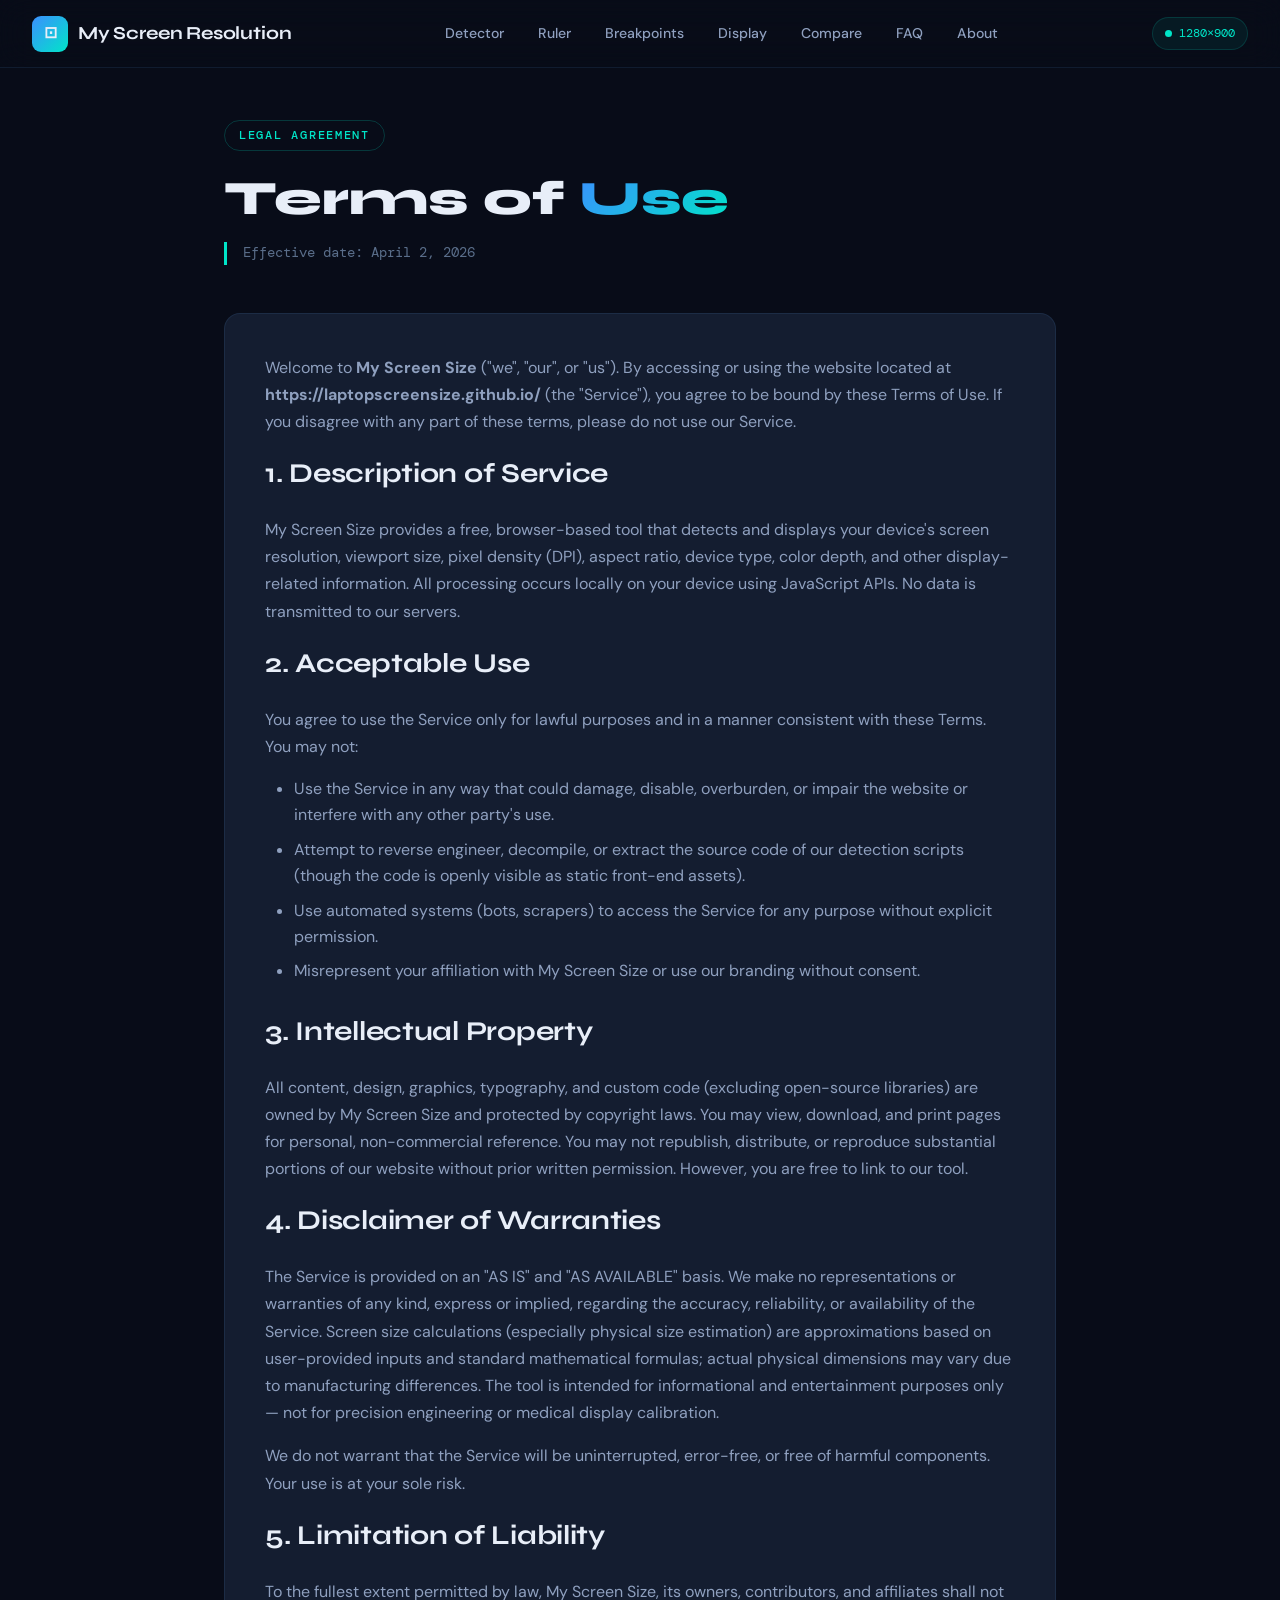
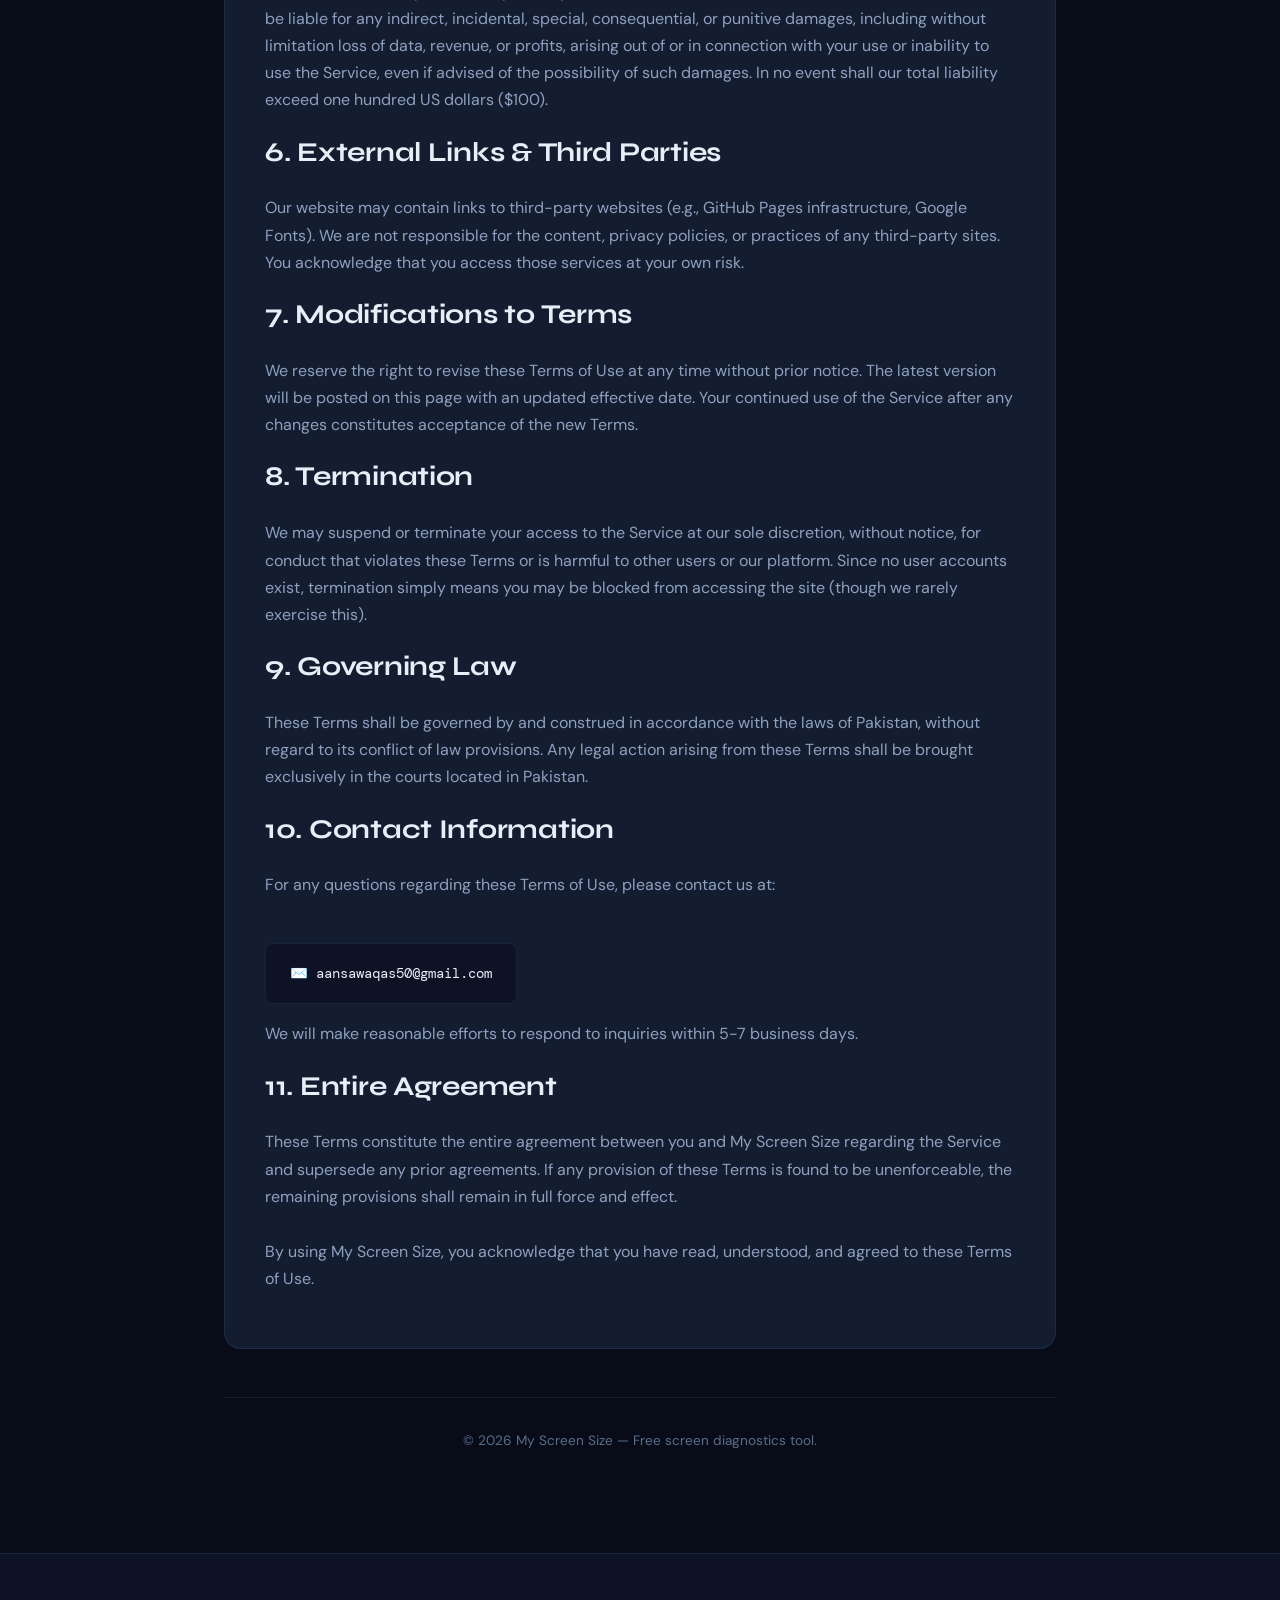
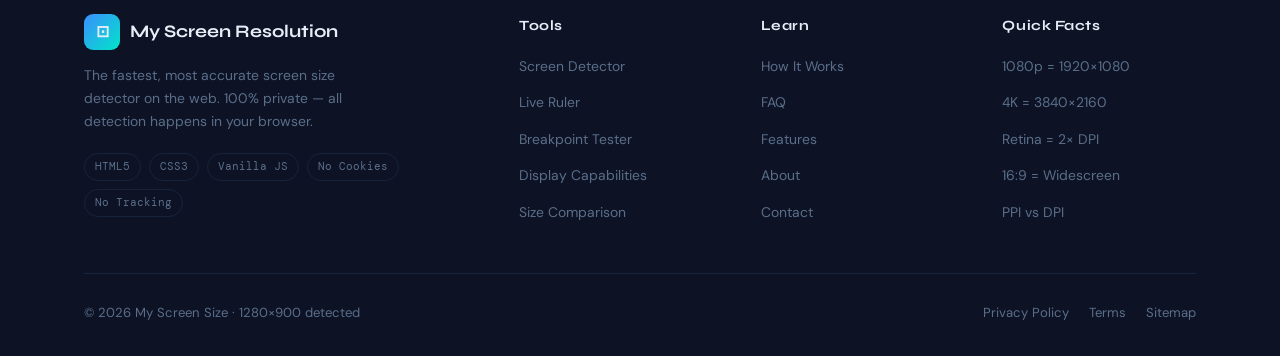
<file: terms.html>
<!DOCTYPE html>
<html lang="en">
<head>
  <meta charset="UTF-8" />
  <meta name="viewport" content="width=device-width, initial-scale=1.0" />
  <meta name="theme-color" content="#080c18" />
  <title>Terms of Use | My Screen Size</title>
  <meta name="description" content="Terms of Use for My Screen Size — a free screen resolution detection tool. Learn about acceptable use, disclaimers, and liability." />
  <meta name="robots" content="index, follow" />
  <link rel="icon" type="image/png" sizes="32x32" href="/images/favicon.png">

  <!-- Open Graph -->
  <meta property="og:type" content="website" />
  <meta property="og:title" content="Terms of Use - My Screen Size" />
  <meta property="og:description" content="Read the terms governing your use of the My Screen Size screen resolution detection tool." />

  <!-- Fonts -->
  <link rel="preconnect" href="https://fonts.googleapis.com" />
  <link rel="preconnect" href="https://fonts.gstatic.com" crossorigin />
  <link href="https://fonts.googleapis.com/css2?family=Syne:wght@400;600;700;800&family=DM+Mono:wght@300;400;500&family=DM+Sans:wght@300;400;500&display=swap" rel="stylesheet" />

  <!-- Main Stylesheet -->
  <link rel="stylesheet" href="style.css" />

  <style>
    /* Additional legal page specific overrides */
    .legal-main {
      padding: 120px 0 100px;
    }
    .legal-container {
      max-width: 880px;
      margin: 0 auto;
      padding: 0 24px;
    }
    .legal-card {
      background: var(--surface);
      border: 1px solid var(--border);
      border-radius: var(--radius);
      padding: 40px;
      margin-bottom: 32px;
      transition: border-color var(--transition);
    }
    .legal-card:hover {
      border-color: var(--border-2);
    }
    .legal-card h2 {
      font-family: var(--font-display);
      font-size: 1.7rem;
      font-weight: 700;
      color: var(--text);
      margin-bottom: 20px;
      letter-spacing: -0.01em;
    }
    .legal-card h3 {
      font-family: var(--font-display);
      font-size: 1.2rem;
      font-weight: 600;
      color: var(--accent-2);
      margin: 24px 0 12px 0;
    }
    .legal-card p {
      color: var(--text-2);
      margin-bottom: 1rem;
      line-height: 1.7;
    }
    .legal-card ul, .legal-card ol {
      margin: 1rem 0 1.5rem 1.8rem;
      color: var(--text-2);
    }
    .legal-card li {
      margin-bottom: 8px;
    }
    .legal-card a {
      color: var(--accent);
      text-decoration: none;
      border-bottom: 1px dotted rgba(59, 143, 255, 0.3);
    }
    .legal-card a:hover {
      color: var(--accent-2);
      border-bottom-color: var(--accent-2);
    }
    .contact-email {
      background: var(--bg-2);
      border: 1px solid var(--border);
      border-radius: var(--radius-sm);
      padding: 18px 24px;
      font-family: var(--font-mono);
      font-size: 0.9rem;
      color: var(--text);
      margin: 28px 0 16px;
      display: inline-block;
    }
    .last-updated {
      font-family: var(--font-mono);
      font-size: 0.85rem;
      color: var(--text-3);
      border-left: 3px solid var(--accent-2);
      padding-left: 16px;
      margin-bottom: 48px;
    }
    .footer-legal-note {
      margin-top: 48px;
      text-align: center;
      font-size: 0.85rem;
      color: var(--text-3);
      border-top: 1px solid var(--border);
      padding-top: 32px;
    }
    @media (max-width: 640px) {
      .legal-card {
        padding: 24px;
      }
      .legal-container {
        padding: 0 16px;
      }
      .legal-main {
        padding: 100px 0 60px;
      }
    }
  </style>
</head>
<body>

  <!-- Header (loaded via JS, same as index) -->
  <div id="header-root"></div>

  <main class="legal-main">
    <div class="legal-container">
      <div class="section-tag">Legal Agreement</div>
      <h1 class="section-title" style="margin-bottom: 16px;">Terms of <span class="gradient-text">Use</span></h1>
      <div class="last-updated">Effective date: April 2, 2026</div>

      <div class="legal-card">
        <p>Welcome to <strong>My Screen Size</strong> ("we", "our", or "us"). By accessing or using the website located at <strong>https://laptopscreensize.github.io/</strong> (the "Service"), you agree to be bound by these Terms of Use. If you disagree with any part of these terms, please do not use our Service.</p>

        <h2>1. Description of Service</h2>
        <p>My Screen Size provides a free, browser-based tool that detects and displays your device's screen resolution, viewport size, pixel density (DPI), aspect ratio, device type, color depth, and other display-related information. All processing occurs locally on your device using JavaScript APIs. No data is transmitted to our servers.</p>

        <h2>2. Acceptable Use</h2>
        <p>You agree to use the Service only for lawful purposes and in a manner consistent with these Terms. You may not:</p>
        <ul>
          <li>Use the Service in any way that could damage, disable, overburden, or impair the website or interfere with any other party's use.</li>
          <li>Attempt to reverse engineer, decompile, or extract the source code of our detection scripts (though the code is openly visible as static front-end assets).</li>
          <li>Use automated systems (bots, scrapers) to access the Service for any purpose without explicit permission.</li>
          <li>Misrepresent your affiliation with My Screen Size or use our branding without consent.</li>
        </ul>

        <h2>3. Intellectual Property</h2>
        <p>All content, design, graphics, typography, and custom code (excluding open-source libraries) are owned by My Screen Size and protected by copyright laws. You may view, download, and print pages for personal, non-commercial reference. You may not republish, distribute, or reproduce substantial portions of our website without prior written permission. However, you are free to link to our tool.</p>

        <h2>4. Disclaimer of Warranties</h2>
        <p>The Service is provided on an "AS IS" and "AS AVAILABLE" basis. We make no representations or warranties of any kind, express or implied, regarding the accuracy, reliability, or availability of the Service. Screen size calculations (especially physical size estimation) are approximations based on user-provided inputs and standard mathematical formulas; actual physical dimensions may vary due to manufacturing differences. The tool is intended for informational and entertainment purposes only — not for precision engineering or medical display calibration.</p>
        <p>We do not warrant that the Service will be uninterrupted, error-free, or free of harmful components. Your use is at your sole risk.</p>

        <h2>5. Limitation of Liability</h2>
        <p>To the fullest extent permitted by law, My Screen Size, its owners, contributors, and affiliates shall not be liable for any indirect, incidental, special, consequential, or punitive damages, including without limitation loss of data, revenue, or profits, arising out of or in connection with your use or inability to use the Service, even if advised of the possibility of such damages. In no event shall our total liability exceed one hundred US dollars ($100).</p>

        <h2>6. External Links & Third Parties</h2>
        <p>Our website may contain links to third-party websites (e.g., GitHub Pages infrastructure, Google Fonts). We are not responsible for the content, privacy policies, or practices of any third-party sites. You acknowledge that you access those services at your own risk.</p>

        <h2>7. Modifications to Terms</h2>
        <p>We reserve the right to revise these Terms of Use at any time without prior notice. The latest version will be posted on this page with an updated effective date. Your continued use of the Service after any changes constitutes acceptance of the new Terms.</p>

        <h2>8. Termination</h2>
        <p>We may suspend or terminate your access to the Service at our sole discretion, without notice, for conduct that violates these Terms or is harmful to other users or our platform. Since no user accounts exist, termination simply means you may be blocked from accessing the site (though we rarely exercise this).</p>

        <h2>9. Governing Law</h2>
        <p>These Terms shall be governed by and construed in accordance with the laws of Pakistan, without regard to its conflict of law provisions. Any legal action arising from these Terms shall be brought exclusively in the courts located in Pakistan.</p>

        <h2>10. Contact Information</h2>
        <p>For any questions regarding these Terms of Use, please contact us at:</p>
        <div class="contact-email">✉️ aansawaqas50@gmail.com</div>
        <p>We will make reasonable efforts to respond to inquiries within 5-7 business days.</p>

        <h2>11. Entire Agreement</h2>
        <p>These Terms constitute the entire agreement between you and My Screen Size regarding the Service and supersede any prior agreements. If any provision of these Terms is found to be unenforceable, the remaining provisions shall remain in full force and effect.</p>

        <p style="margin-top: 28px;">By using My Screen Size, you acknowledge that you have read, understood, and agreed to these Terms of Use.</p>
      </div>

      <div class="footer-legal-note">
        <p>© 2026 My Screen Size — Free screen diagnostics tool.</p>
      </div>
    </div>
  </main>

  <!-- Footer (loaded via JS, same as index) -->
  <div id="footer-root"></div>

  <!-- Same header/footer JS components as index.html -->
  <script src="components/header.js"></script>
  <script src="components/footer.js"></script>
</body>
</html>
</file>
<file: style.css>
/* ===========================
   MY SCREEN SIZE — STYLESHEET
   Aesthetic: Dark Precision Lab
   =========================== */

:root {
  --bg: #080c18;
  --bg-2: #0d1325;
  --bg-3: #111828;
  --surface: #141d30;
  --surface-2: #1a2540;
  --border: rgba(99, 179, 255, 0.10);
  --border-2: rgba(99, 179, 255, 0.20);
  --text: #e8eef8;
  --text-2: #8fa0bf;
  --text-3: #5a6e8a;
  --accent: #3b8fff;
  --accent-2: #00e5c8;
  --accent-3: #7c5cfc;
  --danger: #ff4f6e;
  --warn: #f5a623;
  --success: #00d68f;
  --font-display: 'Syne', sans-serif;
  --font-mono: 'DM Mono', monospace;
  --font-body: 'DM Sans', sans-serif;
  --radius: 16px;
  --radius-sm: 8px;
  --shadow: 0 4px 32px rgba(0,0,0,0.4);
  --transition: 0.3s cubic-bezier(0.4, 0, 0.2, 1);
}

*, *::before, *::after { box-sizing: border-box; margin: 0; padding: 0; }

html { scroll-behavior: smooth; }

body {
  background: var(--bg);
  color: var(--text);
  font-family: var(--font-body);
  font-size: 16px;
  line-height: 1.65;
  overflow-x: hidden;
}

::selection { background: rgba(59, 143, 255, 0.3); }

/* ---- UTILITIES ---- */
.container {
  max-width: 1160px;
  margin: 0 auto;
  padding: 0 24px;
}

.gradient-text {
  background: linear-gradient(135deg, var(--accent) 0%, var(--accent-2) 100%);
  -webkit-background-clip: text;
  -webkit-text-fill-color: transparent;
  background-clip: text;
}

.section-tag {
  display: inline-flex;
  align-items: center;
  gap: 8px;
  font-family: var(--font-mono);
  font-size: 0.72rem;
  font-weight: 500;
  letter-spacing: 0.15em;
  text-transform: uppercase;
  color: var(--accent-2);
  border: 1px solid rgba(0, 229, 200, 0.2);
  padding: 5px 14px;
  border-radius: 100px;
  margin-bottom: 20px;
}

.section-title {
  font-family: var(--font-display);
  font-size: clamp(2rem, 4vw, 3rem);
  font-weight: 800;
  line-height: 1.15;
  margin-bottom: 14px;
}

.section-sub {
  color: var(--text-2);
  font-size: 1.05rem;
  max-width: 560px;
  margin-bottom: 56px;
}

/* ---- ANIMATE IN ---- */
.animate-in {
  opacity: 0;
  transform: translateY(28px);
  animation: animIn 0.7s ease forwards;
  animation-delay: var(--delay, 0s);
}

@keyframes animIn {
  to { opacity: 1; transform: translateY(0); }
}

.reveal {
  opacity: 0;
  transform: translateY(32px);
  transition: opacity 0.6s ease, transform 0.6s ease;
}
.reveal.visible {
  opacity: 1;
  transform: translateY(0);
}

/* ========================================
   HEADER
======================================== */
#site-header {
  position: fixed;
  top: 0; left: 0; right: 0;
  z-index: 1000;
  padding: 0 32px;
  height: 68px;
  display: flex;
  align-items: center;
  justify-content: space-between;
  background: rgba(8, 12, 24, 0.75);
  backdrop-filter: blur(16px);
  border-bottom: 1px solid var(--border);
  transition: background var(--transition);
}

.header-logo {
  display: flex;
  align-items: center;
  gap: 10px;
  text-decoration: none;
  font-family: var(--font-display);
  font-weight: 700;
  font-size: 1.15rem;
  color: var(--text);
  letter-spacing: -0.01em;
}

.logo-icon {
  width: 36px; height: 36px;
  background: linear-gradient(135deg, var(--accent), var(--accent-2));
  border-radius: 9px;
  display: flex;
  align-items: center;
  justify-content: center;
  font-size: 1rem;
  flex-shrink: 0;
}

.header-nav {
  display: flex;
  align-items: center;
  gap: 6px;
  list-style: none;
}

.header-nav a {
  color: var(--text-2);
  text-decoration: none;
  font-size: 0.88rem;
  font-weight: 500;
  padding: 6px 14px;
  border-radius: 8px;
  transition: color var(--transition), background var(--transition);
}

.header-nav a:hover {
  color: var(--text);
  background: var(--surface);
}

.header-actions {
  display: flex;
  align-items: center;
  gap: 10px;
}

.header-live {
  display: flex;
  align-items: center;
  gap: 7px;
  font-family: var(--font-mono);
  font-size: 0.78rem;
  color: var(--accent-2);
  background: rgba(0, 229, 200, 0.07);
  border: 1px solid rgba(0, 229, 200, 0.15);
  padding: 5px 12px;
  border-radius: 100px;
}

.live-dot {
  width: 7px; height: 7px;
  border-radius: 50%;
  background: var(--accent-2);
  animation: pulse 1.5s ease-in-out infinite;
}

@keyframes pulse {
  0%, 100% { opacity: 1; transform: scale(1); }
  50% { opacity: 0.4; transform: scale(0.75); }
}

.hamburger {
  display: none;
  flex-direction: column;
  gap: 5px;
  cursor: pointer;
  padding: 6px;
  background: none;
  border: none;
}

.hamburger span {
  display: block;
  width: 24px; height: 2px;
  background: var(--text-2);
  border-radius: 2px;
  transition: var(--transition);
}

.mobile-nav {
  display: none;
  position: fixed;
  top: 68px; left: 0; right: 0;
  background: rgba(8, 12, 24, 0.97);
  backdrop-filter: blur(16px);
  padding: 20px 24px;
  z-index: 999;
  border-bottom: 1px solid var(--border);
  flex-direction: column;
  gap: 4px;
}

.mobile-nav.open { display: flex; }
.mobile-nav a {
  color: var(--text-2);
  text-decoration: none;
  font-size: 1rem;
  padding: 12px 0;
  border-bottom: 1px solid var(--border);
}
.mobile-nav a:last-child { border-bottom: none; }

/* ========================================
   HERO
======================================== */
.hero {
  position: relative;
  min-height: 100vh;
  display: flex;
  align-items: center;
  overflow: hidden;
  padding: 120px 0 80px;
}

.hero-bg {
  position: absolute;
  inset: 0;
  z-index: 0;
}

#grid-canvas {
  position: absolute;
  inset: 0;
  width: 100%;
  height: 100%;
  opacity: 0.4;
}

.hero-glow {
  position: absolute;
  border-radius: 50%;
  filter: blur(100px);
  pointer-events: none;
}

.glow-1 {
  width: 600px; height: 600px;
  background: radial-gradient(circle, rgba(59, 143, 255, 0.18) 0%, transparent 70%);
  top: -150px; left: -100px;
  animation: glowFloat 8s ease-in-out infinite;
}

.glow-2 {
  width: 500px; height: 500px;
  background: radial-gradient(circle, rgba(124, 92, 252, 0.14) 0%, transparent 70%);
  bottom: -100px; right: -80px;
  animation: glowFloat 10s ease-in-out infinite reverse;
}

@keyframes glowFloat {
  0%, 100% { transform: translate(0, 0); }
  50% { transform: translate(30px, -40px); }
}

.hero-content {
  position: relative;
  z-index: 1;
  text-align: center;
}

.hero-badge {
  display: inline-flex;
  align-items: center;
  gap: 8px;
  font-family: var(--font-mono);
  font-size: 0.78rem;
  color: var(--accent-2);
  border: 1px solid rgba(0, 229, 200, 0.2);
  padding: 6px 16px;
  border-radius: 100px;
  margin-bottom: 28px;
  background: rgba(0, 229, 200, 0.05);
}

.badge-dot {
  width: 6px; height: 6px;
  border-radius: 50%;
  background: var(--accent-2);
  animation: pulse 1.5s infinite;
}

.hero-title {
  font-family: var(--font-display);
  font-size: clamp(3rem, 8vw, 6.5rem);
  font-weight: 800;
  line-height: 1.05;
  letter-spacing: -0.02em;
  margin-bottom: 24px;
}

.hero-subtitle {
  font-size: clamp(1rem, 2vw, 1.2rem);
  color: var(--text-2);
  margin-bottom: 40px;
  line-height: 1.7;
}

.br-hide { display: none; }
@media (min-width: 640px) { .br-hide { display: inline; } }

.hero-cta {
  display: flex;
  align-items: center;
  justify-content: center;
  gap: 16px;
  flex-wrap: wrap;
  margin-bottom: 60px;
}

.btn-primary {
  display: inline-flex;
  align-items: center;
  gap: 8px;
  background: linear-gradient(135deg, var(--accent), var(--accent-3));
  color: #fff;
  text-decoration: none;
  font-family: var(--font-display);
  font-weight: 700;
  font-size: 0.95rem;
  padding: 14px 32px;
  border-radius: 12px;
  transition: transform var(--transition), box-shadow var(--transition);
  box-shadow: 0 4px 24px rgba(59, 143, 255, 0.3);
}

.btn-primary:hover {
  transform: translateY(-2px);
  box-shadow: 0 8px 32px rgba(59, 143, 255, 0.45);
}

.btn-ghost {
  display: inline-flex;
  align-items: center;
  gap: 8px;
  color: var(--text-2);
  text-decoration: none;
  font-weight: 500;
  font-size: 0.95rem;
  padding: 14px 24px;
  border-radius: 12px;
  border: 1px solid var(--border-2);
  transition: color var(--transition), border-color var(--transition), background var(--transition);
}

.btn-ghost:hover {
  color: var(--text);
  border-color: rgba(99, 179, 255, 0.35);
  background: var(--surface);
}

.hero-quick-stats {
  display: inline-flex;
  align-items: center;
  gap: 32px;
  background: var(--surface);
  border: 1px solid var(--border);
  padding: 20px 36px;
  border-radius: var(--radius);
  backdrop-filter: blur(8px);
}

.qs-item { text-align: center; }
.qs-val {
  display: block;
  font-family: var(--font-mono);
  font-size: 1.4rem;
  font-weight: 500;
  color: var(--text);
  margin-bottom: 4px;
}
.qs-label {
  font-size: 0.75rem;
  color: var(--text-3);
  text-transform: uppercase;
  letter-spacing: 0.1em;
}
.qs-divider {
  width: 1px;
  height: 40px;
  background: var(--border-2);
}

.scroll-hint {
  position: absolute;
  bottom: 32px;
  left: 50%;
  transform: translateX(-50%);
  display: flex;
  flex-direction: column;
  align-items: center;
  gap: 8px;
  color: var(--text-3);
  font-size: 0.72rem;
  letter-spacing: 0.12em;
  text-transform: uppercase;
}

.scroll-line {
  width: 1px;
  height: 40px;
  background: linear-gradient(to bottom, var(--accent), transparent);
  animation: scrollDrop 1.8s ease-in-out infinite;
}

@keyframes scrollDrop {
  0% { transform: scaleY(0); transform-origin: top; opacity: 0; }
  50% { transform: scaleY(1); opacity: 1; }
  100% { transform: scaleY(0); transform-origin: bottom; opacity: 0; }
}

/* ========================================
   DETECTOR
======================================== */
.detector {
  padding: 120px 0;
  background: var(--bg-2);
  position: relative;
}

.detector::before {
  content: '';
  position: absolute;
  top: 0; left: 0; right: 0;
  height: 1px;
  background: linear-gradient(90deg, transparent, var(--accent), transparent);
}

.detector-grid {
  display: grid;
  grid-template-columns: 1fr 1fr;
  grid-template-rows: auto auto;
  gap: 20px;
}

/* Primary card */
.det-card {
  background: var(--surface);
  border: 1px solid var(--border);
  border-radius: var(--radius);
  padding: 28px;
  position: relative;
  overflow: hidden;
  transition: border-color var(--transition);
}

.det-card:hover { border-color: var(--border-2); }

.det-card::before {
  content: '';
  position: absolute;
  top: 0; left: 0; right: 0;
  height: 2px;
  background: linear-gradient(90deg, var(--accent), var(--accent-2));
  opacity: 0;
  transition: opacity var(--transition);
}

.det-card:hover::before { opacity: 1; }

.det-card--primary {
  grid-column: 1;
  grid-row: 1;
}

.det-card__label {
  font-family: var(--font-mono);
  font-size: 0.72rem;
  letter-spacing: 0.12em;
  text-transform: uppercase;
  color: var(--text-3);
  margin-bottom: 12px;
}

.det-card__value {
  font-family: var(--font-mono);
  font-size: clamp(1.6rem, 3vw, 2.5rem);
  font-weight: 500;
  color: var(--text);
  line-height: 1.1;
  margin-bottom: 8px;
}

.det-card__sub {
  font-family: var(--font-mono);
  font-size: 0.85rem;
  color: var(--text-3);
  margin-bottom: 20px;
}

.det-card__visual {
  display: flex;
  gap: 8px;
  align-items: flex-end;
  height: 48px;
}

.res-bar {
  background: linear-gradient(135deg, var(--accent), var(--accent-2));
  border-radius: 4px;
  height: 16px;
  transition: width 0.8s ease;
  position: relative;
}

.res-bar--h {
  height: 40px;
  width: 6px !important;
}

/* Metrics Grid */
.det-metrics {
  grid-column: 2;
  grid-row: 1 / 3;
  display: grid;
  grid-template-columns: 1fr 1fr;
  gap: 14px;
}

.met-card {
  background: var(--surface);
  border: 1px solid var(--border);
  border-radius: var(--radius-sm);
  padding: 18px;
  display: flex;
  align-items: flex-start;
  gap: 14px;
  transition: border-color var(--transition), background var(--transition);
}

.met-card:hover {
  border-color: var(--border-2);
  background: var(--surface-2);
}

.met-icon {
  font-size: 1.4rem;
  opacity: 0.7;
  margin-top: 2px;
  flex-shrink: 0;
}

.met-label {
  font-size: 0.78rem;
  color: var(--text-3);
  margin-bottom: 6px;
  text-transform: uppercase;
  letter-spacing: 0.08em;
}

.met-val {
  font-family: var(--font-mono);
  font-size: 1.05rem;
  color: var(--text);
  font-weight: 500;
}

/* Device Card */
.det-card--device {
  grid-column: 1;
  grid-row: 2;
}

.device-icon-wrap {
  margin: 8px 0 12px;
}

.device-icon {
  font-size: 2.5rem;
  display: inline-block;
  animation: deviceFloat 4s ease-in-out infinite;
}

@keyframes deviceFloat {
  0%, 100% { transform: translateY(0); }
  50% { transform: translateY(-6px); }
}

.device-details {
  margin-top: 16px;
  display: flex;
  flex-direction: column;
  gap: 10px;
}

.dd-row {
  display: flex;
  justify-content: space-between;
  align-items: center;
  font-size: 0.88rem;
  padding-bottom: 10px;
  border-bottom: 1px solid var(--border);
}

.dd-row:last-child { border-bottom: none; padding-bottom: 0; }
.dd-row span:first-child { color: var(--text-3); }
.dd-row span:last-child { font-family: var(--font-mono); color: var(--text); font-size: 0.82rem; }

/* Physical Card */
.det-card--physical {
  grid-column: 1 / 3;
}

.physical-input-row {
  display: flex;
  align-items: center;
  gap: 12px;
  flex-wrap: wrap;
  margin-bottom: 20px;
}

.physical-input-row label {
  color: var(--text-2);
  font-size: 0.88rem;
}

.physical-input-row input {
  background: var(--bg);
  border: 1px solid var(--border-2);
  color: var(--text);
  padding: 9px 14px;
  border-radius: var(--radius-sm);
  font-family: var(--font-mono);
  font-size: 0.9rem;
  width: 120px;
  outline: none;
  transition: border-color var(--transition);
}

.physical-input-row input:focus { border-color: var(--accent); }

.btn-small {
  background: linear-gradient(135deg, var(--accent), var(--accent-3));
  color: #fff;
  border: none;
  padding: 9px 20px;
  border-radius: var(--radius-sm);
  font-family: var(--font-display);
  font-size: 0.85rem;
  font-weight: 700;
  cursor: pointer;
  transition: opacity var(--transition), transform var(--transition);
}

.btn-small:hover { opacity: 0.88; transform: translateY(-1px); }

.physical-results {
  display: grid;
  grid-template-columns: repeat(4, 1fr);
  gap: 16px;
}

.pr-row {
  background: var(--bg);
  border: 1px solid var(--border);
  border-radius: var(--radius-sm);
  padding: 14px 16px;
  display: flex;
  flex-direction: column;
  gap: 6px;
}

.pr-row span:first-child {
  font-size: 0.72rem;
  color: var(--text-3);
  text-transform: uppercase;
  letter-spacing: 0.1em;
}

.pr-row span:last-child {
  font-family: var(--font-mono);
  font-size: 1rem;
  color: var(--text);
  font-weight: 500;
}

/* Copy Bar */
.copy-bar {
  display: flex;
  align-items: center;
  justify-content: space-between;
  gap: 16px;
  background: var(--surface);
  border: 1px solid var(--border);
  border-radius: var(--radius-sm);
  padding: 14px 20px;
  margin-top: 20px;
  flex-wrap: wrap;
}

#copy-text {
  font-family: var(--font-mono);
  font-size: 0.88rem;
  color: var(--text-2);
}

.btn-copy {
  display: inline-flex;
  align-items: center;
  gap: 8px;
  background: transparent;
  color: var(--accent);
  border: 1px solid rgba(59, 143, 255, 0.3);
  padding: 8px 18px;
  border-radius: var(--radius-sm);
  font-size: 0.85rem;
  font-weight: 600;
  cursor: pointer;
  transition: background var(--transition), border-color var(--transition);
}

.btn-copy:hover {
  background: rgba(59, 143, 255, 0.08);
  border-color: var(--accent);
}

/* ========================================
   RULER SECTION
======================================== */
.ruler-section {
  padding: 100px 0;
  background: var(--bg);
}

.ruler-wrap {
  position: relative;
  height: 360px;
  background: var(--surface);
  border: 1px solid var(--border);
  border-radius: var(--radius);
  overflow: hidden;
}

.ruler-h {
  position: absolute;
  top: 0; left: 28px; right: 0;
  height: 28px;
  background: var(--surface-2);
  border-bottom: 1px solid var(--border-2);
  display: flex;
  align-items: center;
  overflow: hidden;
}

.ruler-v {
  position: absolute;
  top: 28px; left: 0; bottom: 0;
  width: 28px;
  background: var(--surface-2);
  border-right: 1px solid var(--border-2);
  display: flex;
  flex-direction: column;
  align-items: center;
  overflow: hidden;
}

.ruler-label-h, .ruler-label-v {
  font-family: var(--font-mono);
  font-size: 0.72rem;
  color: var(--accent-2);
  position: absolute;
  left: 8px;
  top: 50%;
  transform: translateY(-50%);
}

.ruler-label-v {
  top: 8px;
  left: 50%;
  transform: translateX(-50%) rotate(-90deg);
  white-space: nowrap;
}

.ruler-area {
  position: absolute;
  top: 28px; left: 28px; right: 0; bottom: 0;
  background:
    linear-gradient(var(--border) 1px, transparent 1px),
    linear-gradient(90deg, var(--border) 1px, transparent 1px);
  background-size: 40px 40px;
  display: flex;
  align-items: center;
  justify-content: center;
  cursor: crosshair;
}

.ruler-crosshair {
  position: absolute;
  pointer-events: none;
  display: none;
}

.ruler-crosshair::before, .ruler-crosshair::after {
  content: '';
  position: absolute;
  background: var(--accent);
  opacity: 0.6;
}

.ruler-crosshair::before { width: 1px; height: 100vh; left: 0; top: -50vh; }
.ruler-crosshair::after { width: 100vw; height: 1px; top: 0; left: -50vw; }

.ruler-dims {
  font-family: var(--font-mono);
  font-size: 2rem;
  color: var(--text);
  font-weight: 500;
  text-align: center;
}

/* ========================================
   BREAKPOINTS
======================================== */
.breakpoints {
  padding: 100px 0;
  background: var(--bg-2);
}

.bp-grid {
  display: flex;
  flex-wrap: wrap;
  gap: 12px;
  margin-bottom: 28px;
}

.bp-chip {
  display: flex;
  flex-direction: column;
  gap: 4px;
  background: var(--surface);
  border: 2px solid var(--border);
  border-radius: 10px;
  padding: 14px 18px;
  transition: all var(--transition);
  min-width: 120px;
}

.bp-chip.active {
  border-color: var(--accent);
  background: rgba(59, 143, 255, 0.08);
}

.bp-chip__name {
  font-family: var(--font-display);
  font-weight: 700;
  font-size: 0.9rem;
  color: var(--text);
}

.bp-chip__range {
  font-family: var(--font-mono);
  font-size: 0.72rem;
  color: var(--text-3);
}

.bp-chip.active .bp-chip__name { color: var(--accent); }
.bp-chip.active .bp-chip__range { color: rgba(59, 143, 255, 0.7); }

.bp-current {
  font-family: var(--font-mono);
  font-size: 0.88rem;
  color: var(--text-3);
  padding: 14px 18px;
  background: var(--surface);
  border: 1px solid var(--border);
  border-radius: var(--radius-sm);
  display: inline-block;
}

.bp-current strong { color: var(--accent-2); }

/* ========================================
   COLOR SPACE
======================================== */
.colorspace {
  padding: 100px 0;
  background: var(--bg);
}

.cs-grid {
  display: grid;
  grid-template-columns: repeat(auto-fill, minmax(240px, 1fr));
  gap: 16px;
}

.cs-card {
  background: var(--surface);
  border: 1px solid var(--border);
  border-radius: var(--radius);
  padding: 24px;
  display: flex;
  align-items: flex-start;
  gap: 16px;
  transition: border-color var(--transition);
}

.cs-card:hover { border-color: var(--border-2); }

.cs-status {
  width: 12px; height: 12px;
  border-radius: 50%;
  margin-top: 4px;
  flex-shrink: 0;
}

.cs-status.yes { background: var(--success); box-shadow: 0 0 8px var(--success); }
.cs-status.no { background: var(--text-3); }

.cs-info { flex: 1; }
.cs-name { font-weight: 600; color: var(--text); margin-bottom: 4px; }
.cs-desc { font-size: 0.8rem; color: var(--text-3); }
.cs-val { font-family: var(--font-mono); font-size: 0.8rem; color: var(--accent-2); margin-top: 6px; }

/* ========================================
   COMPARISON
======================================== */
.comparison {
  padding: 100px 0;
  background: var(--bg-2);
}

.compare-grid {
  display: flex;
  flex-direction: column;
  gap: 12px;
}

.cmp-row {
  display: flex;
  align-items: center;
  gap: 16px;
  background: var(--surface);
  border: 1px solid var(--border);
  border-radius: var(--radius-sm);
  padding: 16px 20px;
  transition: border-color var(--transition);
}

.cmp-row.yours {
  border-color: var(--accent);
  background: rgba(59, 143, 255, 0.06);
}

.cmp-label {
  font-size: 0.85rem;
  color: var(--text-2);
  width: 200px;
  flex-shrink: 0;
}

.cmp-row.yours .cmp-label { color: var(--accent); font-weight: 600; }

.cmp-bar-wrap {
  flex: 1;
  height: 24px;
  background: var(--bg);
  border-radius: 4px;
  overflow: hidden;
  position: relative;
}

.cmp-bar {
  height: 100%;
  background: linear-gradient(90deg, rgba(59, 143, 255, 0.25), rgba(0, 229, 200, 0.25));
  border-radius: 4px;
  transition: width 1.2s cubic-bezier(0.4, 0, 0.2, 1);
  position: relative;
}

.cmp-row.yours .cmp-bar {
  background: linear-gradient(90deg, var(--accent), var(--accent-2));
}

.cmp-res {
  font-family: var(--font-mono);
  font-size: 0.82rem;
  color: var(--text-3);
  width: 130px;
  text-align: right;
  flex-shrink: 0;
}

.cmp-row.yours .cmp-res { color: var(--accent-2); }

/* ========================================
   HOW IT WORKS
======================================== */
.how {
  padding: 100px 0;
  background: var(--bg);
}

.how-steps {
  display: grid;
  grid-template-columns: 1fr 1fr;
  gap: 2px;
  background: var(--border);
  border: 1px solid var(--border);
  border-radius: var(--radius);
  overflow: hidden;
}

.how-step {
  background: var(--surface);
  padding: 40px;
  display: flex;
  gap: 24px;
  align-items: flex-start;
  transition: background var(--transition);
}

.how-step:hover { background: var(--surface-2); }

.how-num {
  font-family: var(--font-mono);
  font-size: 2.5rem;
  font-weight: 500;
  color: var(--border-2);
  line-height: 1;
  flex-shrink: 0;
}

.how-content h3 {
  font-family: var(--font-display);
  font-size: 1.15rem;
  font-weight: 700;
  margin-bottom: 10px;
  color: var(--text);
}

.how-content p {
  font-size: 0.9rem;
  color: var(--text-2);
  line-height: 1.65;
}

.how-content code {
  font-family: var(--font-mono);
  font-size: 0.82rem;
  color: var(--accent-2);
  background: rgba(0, 229, 200, 0.08);
  padding: 2px 6px;
  border-radius: 4px;
}

/* ========================================
   FAQ
======================================== */
.faq {
  padding: 100px 0;
  background: var(--bg-2);
}

.faq-list {
  display: flex;
  flex-direction: column;
  gap: 4px;
}

.faq-item {
  background: var(--surface);
  border: 1px solid var(--border);
  border-radius: var(--radius-sm);
  overflow: hidden;
  transition: border-color var(--transition);
}

.faq-item.open { border-color: var(--border-2); }

.faq-q {
  display: flex;
  align-items: center;
  justify-content: space-between;
  gap: 16px;
  padding: 20px 24px;
  cursor: pointer;
  font-weight: 600;
  color: var(--text);
  font-family: var(--font-display);
  font-size: 1rem;
  user-select: none;
}

.faq-q:hover { color: var(--accent); }

.faq-icon {
  width: 24px; height: 24px;
  border-radius: 6px;
  background: var(--surface-2);
  display: flex;
  align-items: center;
  justify-content: center;
  font-size: 1.1rem;
  flex-shrink: 0;
  transition: transform var(--transition), background var(--transition);
}

.faq-item.open .faq-icon {
  transform: rotate(45deg);
  background: rgba(59, 143, 255, 0.12);
}

.faq-a {
  max-height: 0;
  overflow: hidden;
  transition: max-height 0.4s ease, padding var(--transition);
  padding: 0 24px;
  color: var(--text-2);
  font-size: 0.92rem;
  line-height: 1.7;
}

.faq-item.open .faq-a {
  max-height: 300px;
  padding: 0 24px 20px;
}

/* ========================================
   FEATURES
======================================== */
.features {
  padding: 100px 0;
  background: var(--bg);
}

.feat-grid {
  display: grid;
  grid-template-columns: repeat(auto-fill, minmax(240px, 1fr));
  gap: 16px;
}

.feat-card {
  background: var(--surface);
  border: 1px solid var(--border);
  border-radius: var(--radius);
  padding: 28px;
  transition: border-color var(--transition), transform var(--transition), background var(--transition);
  position: relative;
  overflow: hidden;
}

.feat-card::after {
  content: '';
  position: absolute;
  inset: 0;
  background: radial-gradient(circle at 30% 20%, rgba(59, 143, 255, 0.05), transparent 60%);
  opacity: 0;
  transition: opacity var(--transition);
}

.feat-card:hover {
  border-color: var(--border-2);
  transform: translateY(-4px);
  background: var(--surface-2);
}

.feat-card:hover::after { opacity: 1; }

.feat-icon {
  font-size: 2rem;
  display: block;
  margin-bottom: 16px;
}

.feat-card h3 {
  font-family: var(--font-display);
  font-size: 1rem;
  font-weight: 700;
  margin-bottom: 10px;
  color: var(--text);
}

.feat-card p {
  font-size: 0.87rem;
  color: var(--text-2);
  line-height: 1.65;
}

/* ========================================
   FOOTER
======================================== */
#site-footer {
  background: var(--bg-2);
  border-top: 1px solid var(--border);
  padding: 60px 0 32px;
}

.footer-grid {
  display: grid;
  grid-template-columns: 2fr 1fr 1fr 1fr;
  gap: 48px;
  margin-bottom: 48px;
}

.footer-brand .footer-logo {
  display: flex;
  align-items: center;
  gap: 10px;
  text-decoration: none;
  font-family: var(--font-display);
  font-weight: 700;
  font-size: 1.1rem;
  color: var(--text);
  margin-bottom: 14px;
}

.footer-brand p {
  font-size: 0.87rem;
  color: var(--text-3);
  line-height: 1.65;
  max-width: 260px;
  margin-bottom: 20px;
}

.footer-tech {
  display: flex;
  gap: 8px;
  flex-wrap: wrap;
}

.ft-badge {
  font-family: var(--font-mono);
  font-size: 0.68rem;
  color: var(--text-3);
  border: 1px solid var(--border);
  padding: 4px 10px;
  border-radius: 100px;
}

.footer-col h4 {
  font-family: var(--font-display);
  font-size: 0.88rem;
  font-weight: 700;
  color: var(--text);
  margin-bottom: 16px;
  letter-spacing: 0.04em;
}

.footer-col ul {
  list-style: none;
  display: flex;
  flex-direction: column;
  gap: 10px;
}

.footer-col ul li a {
  color: var(--text-3);
  text-decoration: none;
  font-size: 0.87rem;
  transition: color var(--transition);
}

.footer-col ul li a:hover { color: var(--accent); }

.footer-bottom {
  display: flex;
  align-items: center;
  justify-content: space-between;
  gap: 16px;
  padding-top: 28px;
  border-top: 1px solid var(--border);
  flex-wrap: wrap;
}

.footer-bottom p {
  font-size: 0.82rem;
  color: var(--text-3);
}

.footer-bottom-links {
  display: flex;
  gap: 20px;
}

.footer-bottom-links a {
  font-size: 0.82rem;
  color: var(--text-3);
  text-decoration: none;
  transition: color var(--transition);
}

.footer-bottom-links a:hover { color: var(--accent); }

/* ========================================
   MEDIA QUERIES
======================================== */
@media (max-width: 900px) {
  .detector-grid {
    grid-template-columns: 1fr;
  }
  .det-card--primary,
  .det-metrics,
  .det-card--device,
  .det-card--physical {
    grid-column: 1;
    grid-row: auto;
  }
  .det-metrics { grid-template-columns: 1fr 1fr; }
  .how-steps { grid-template-columns: 1fr; }
  .footer-grid { grid-template-columns: 1fr 1fr; }
  .hero-quick-stats { gap: 20px; padding: 16px 24px; }
}

@media (max-width: 640px) {
  .header-nav { display: none; }
  .hamburger { display: flex; }
  .hero-quick-stats { flex-direction: column; gap: 16px; }
  .qs-divider { width: 80px; height: 1px; }
  .det-metrics { grid-template-columns: 1fr; }
  .physical-results { grid-template-columns: 1fr 1fr; }
  .footer-grid { grid-template-columns: 1fr; }
  .footer-brand p { max-width: 100%; }
  .how-step { padding: 24px 20px; }
  .container { padding: 0 16px; }
}

@media (max-width: 480px) {
  .physical-results { grid-template-columns: 1fr; }
  .physical-input-row { flex-direction: column; align-items: flex-start; }
  .hero-cta { flex-direction: column; }
  .btn-primary, .btn-ghost { width: 100%; text-align: center; justify-content: center; }
}

/* Scrollbar */
::-webkit-scrollbar { width: 6px; }
::-webkit-scrollbar-track { background: var(--bg); }
::-webkit-scrollbar-thumb { background: var(--surface-2); border-radius: 3px; }
::-webkit-scrollbar-thumb:hover { background: var(--border-2); }
</file>
